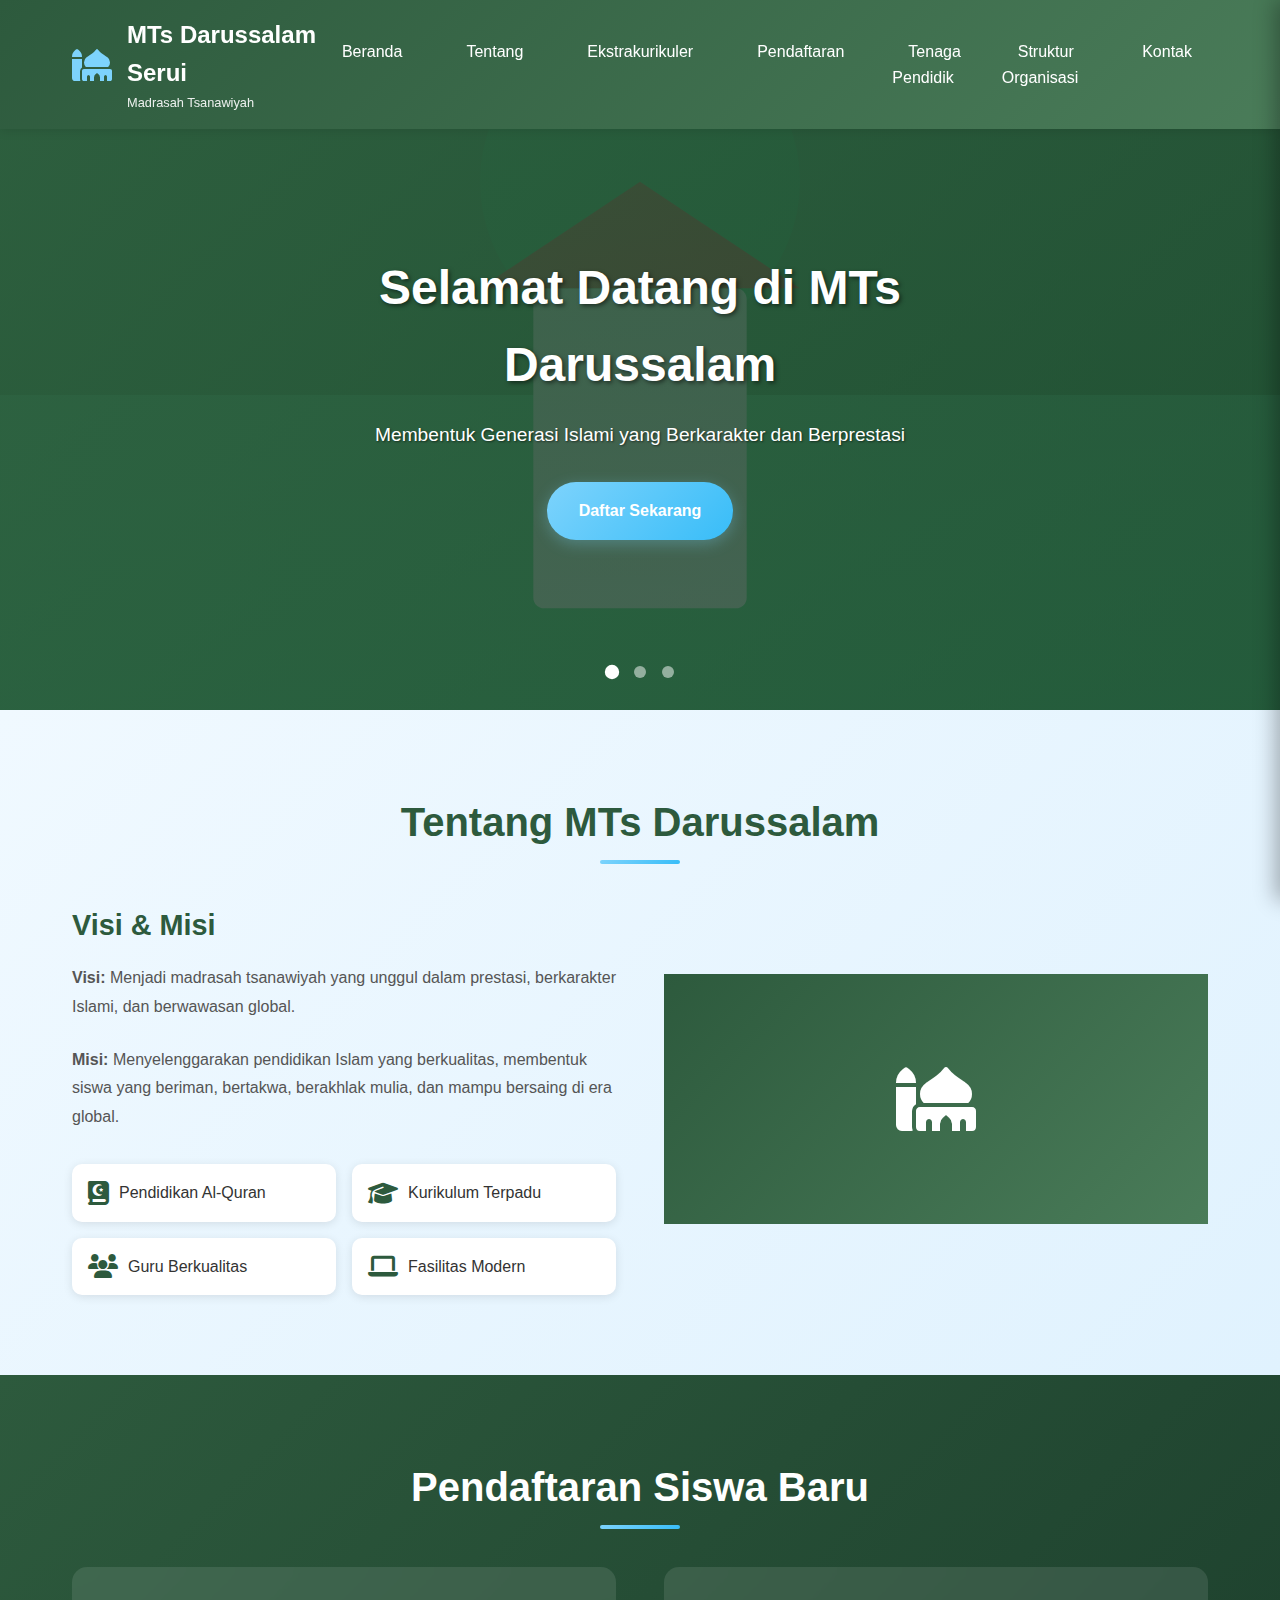
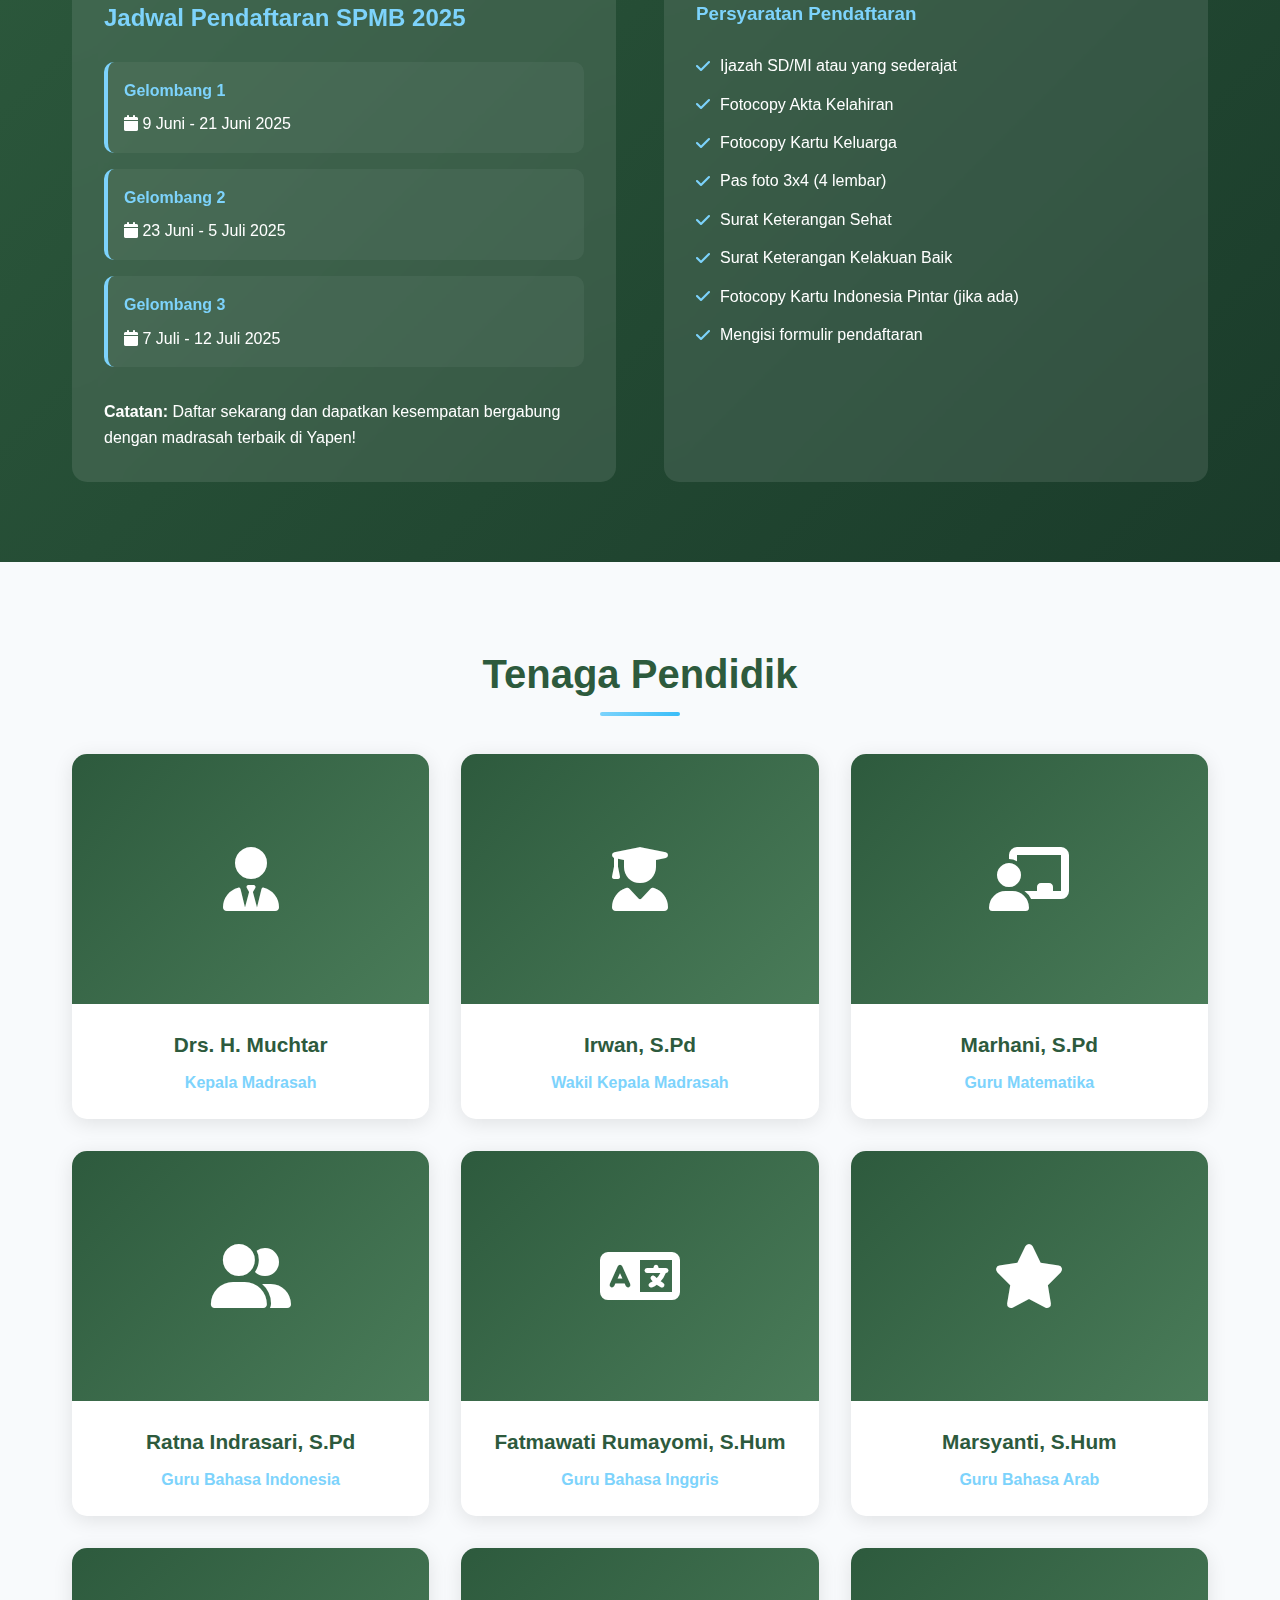
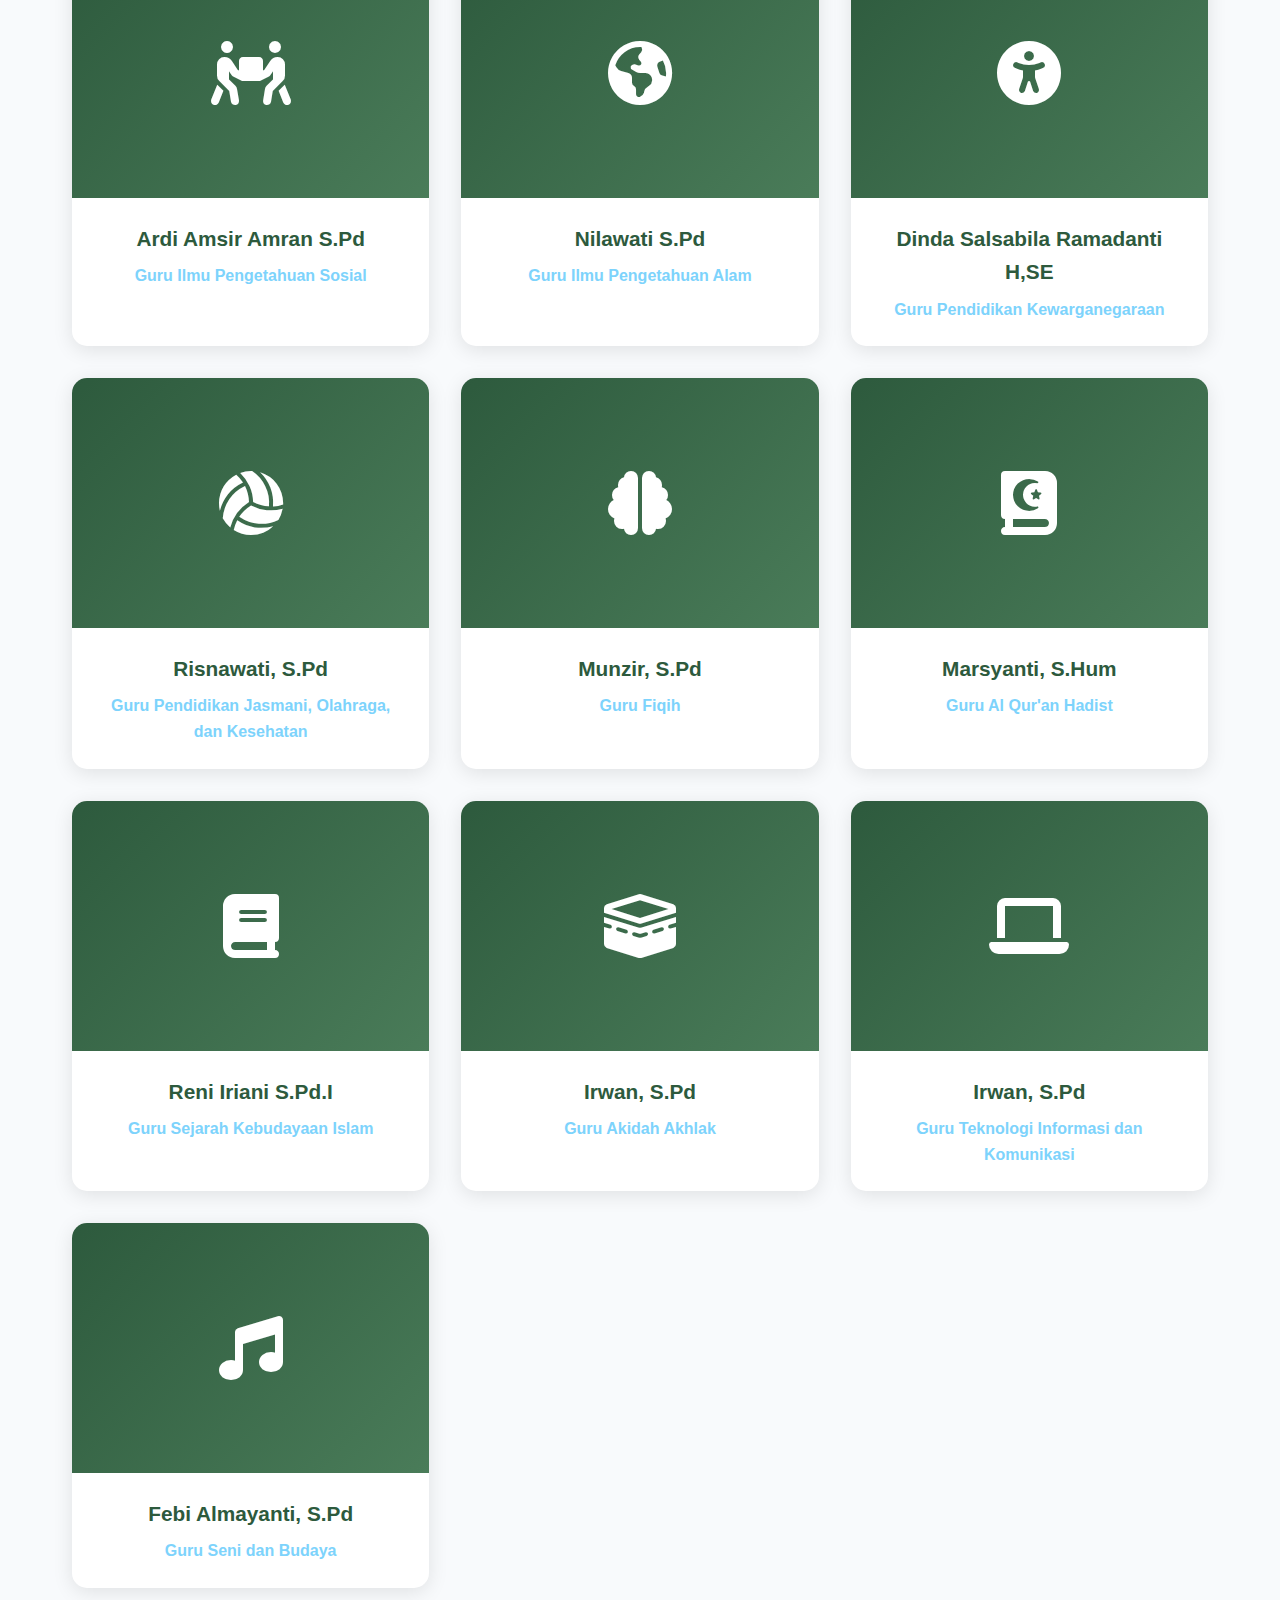
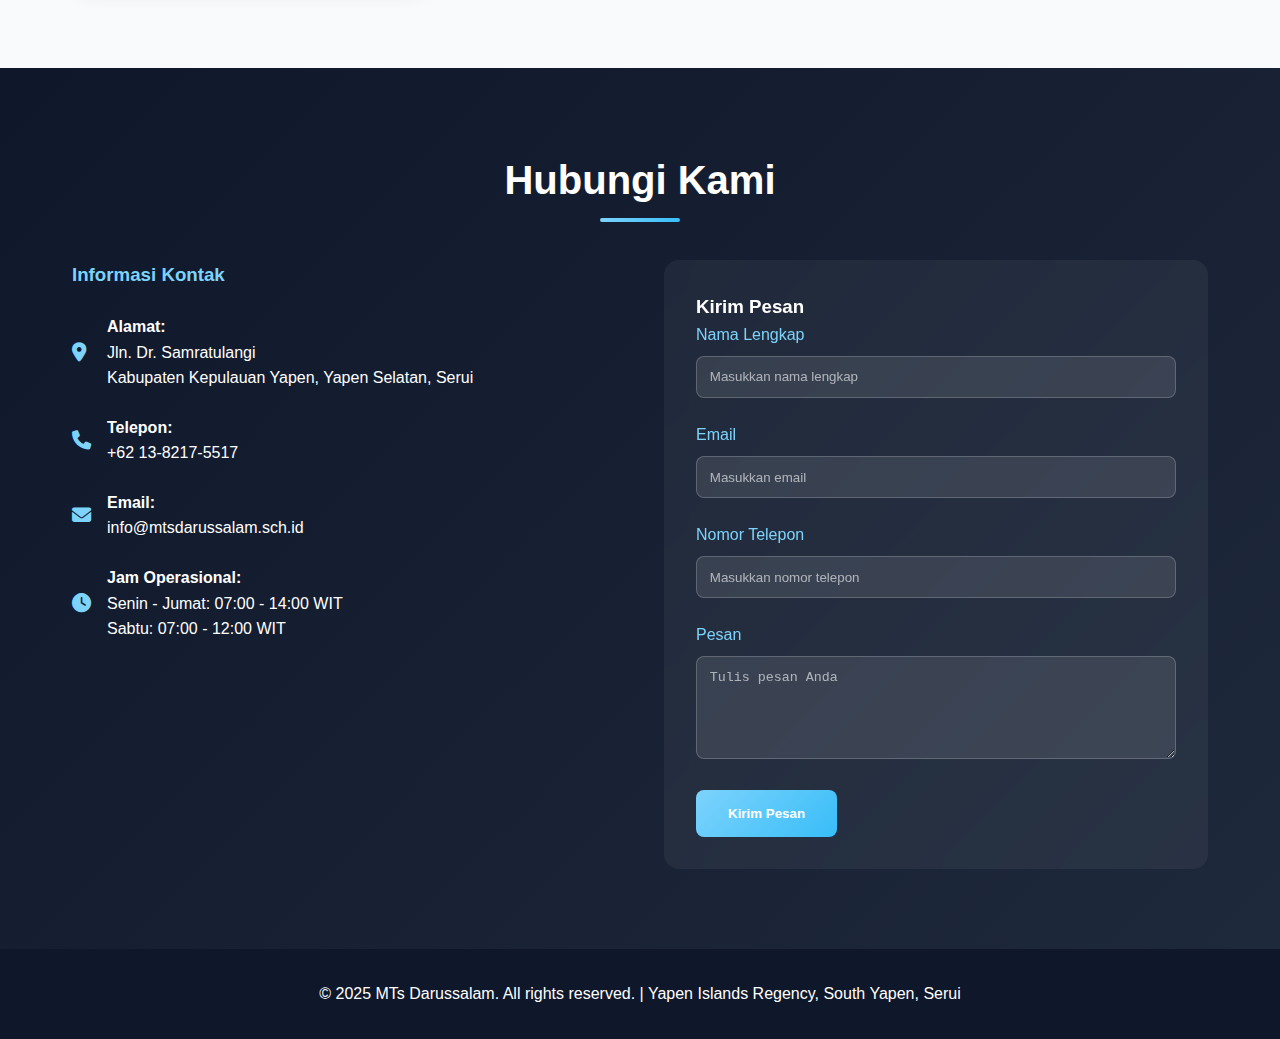
<file: index.html>
<!DOCTYPE html>
<html lang="id">
<head>
    <meta charset="UTF-8">
    <meta name="viewport" content="width=device-width, initial-scale=1.0">
    <title>MTs Darussalam - Madrasah Tsanawiyah</title>
    <link rel="stylesheet" href="https://cdnjs.cloudflare.com/ajax/libs/font-awesome/6.0.0/css/all.min.css">
     <!-- Font Awesome CDN (versi gratis) -->
    <link rel="stylesheet" href="https://cdnjs.cloudflare.com/ajax/libs/font-awesome/6.5.0/css/all.min.css">
 
    <link rel="stylesheet" href="styles.css">
    <link rel="stylesheet" href="ekskul.html">
</head>
<body>
    <!-- Header -->
    <header class="header" id="header">
        <div class="nav-container">
            <div class="logo">
                <i class="fas fa-mosque"></i>
                <div class="logo-text">
                    <h1>MTs Darussalam Serui</h1>
                    <p>Madrasah Tsanawiyah</p>
                </div>
            </div>
            <nav>
                <ul class="nav-menu">
                    <li><a href="#home">Beranda</a></li>
                    <li><a href="#about">Tentang</a></li>
                    <li><a href="ekskul.html">Ekstrakurikuler</a></li>
                    <li><a href="#registration">Pendaftaran</a></li>
                    <li><a href="#staff">Tenaga Pendidik</a></li>
                    <li><a href="Organisation.html">Struktur Organisasi</a></li>
                    <li><a href="#contact">Kontak</a></li>
                </ul>
            </nav>
            <div class="hamburger" id="hamburger">
                <span></span>
                <span></span>
                <span></span>
            </div>
        </div>
    </header>

    <!-- Sidebar -->
    <div class="sidebar-overlay" id="sidebar-overlay"></div>
    <div class="sidebar" id="sidebar">
        <div class="sidebar-header">
            <h3>Menu</h3>
            <i class="fas fa-times close-sidebar" id="close-sidebar"></i>
        </div>
        <ul class="sidebar-menu">
            <li><a href="#home"><i class="fas fa-home"></i> Beranda</a></li>
            <li><a href="#about"><i class="fas fa-info-circle"></i> Tentang Kami</a></li>
            <li><a href="ekskul.html"><i class="fas fa-info-circle"></i>Ekstrakurikuler</a></li>
            <li><a href="#registration"><i class="fas fa-user-plus"></i> Pendaftaran</a></li>
            <li><a href="#staff"><i class="fas fa-users"></i> Tenaga Pendidik</a></li>
            <li><a href="Organisation.html">Struktur Organisasi</a></li>
            <li><a href="#contact"><i class="fas fa-envelope"></i> Kontak</a></li>
        </ul>
    </div>

    <!-- Main Content -->
    <main class="main-content">
        <!-- Hero Section -->
        <section class="hero" id="home">
            <div class="carousel" id="carousel">
                <div class="carousel-slide active" style="background-image: linear-gradient(rgba(45, 90, 61, 0.7), rgba(26, 59, 42, 0.5)), url('data:image/svg+xml,<svg xmlns=%22http://www.w3.org/2000/svg%22 viewBox=%220 0 1200 800%22><rect fill=%22%2332a852%22 width=%221200%22 height=%22800%22/><path fill=%22%234ade80%22 d=%22M0 400h1200v400H0z%22/><circle fill=%22%2322c55e%22 cx=%22600%22 cy=%22200%22 r=%22150%22/><rect fill=%22%23ffffff%22 x=%22500%22 y=%22300%22 width=%22200%22 height=%22300%22 rx=%2210%22/><polygon fill=%22%23dc2626%22 points=%22450,300 600,200 750,300%22/></svg>');">
                    <div class="slide-content">
                        <h2>Selamat Datang di MTs Darussalam</h2>
                        <p>Membentuk Generasi Islami yang Berkarakter dan Berprestasi</p>
                        <a href="#registration" class="cta-button">Daftar Sekarang</a>
                    </div>
                </div>
                <div class="carousel-slide" style="background-image: linear-gradient(rgba(45, 90, 61, 0.7), rgba(26, 59, 42, 0.5)), url('data:image/svg+xml,<svg xmlns=%22http://www.w3.org/2000/svg%22 viewBox=%220 0 1200 800%22><rect fill=%22%2316a34a%22 width=%221200%22 height=%22800%22/><rect fill=%22%234ade80%22 x=%22100%22 y=%22200%22 width=%22300%22 height=%22400%22 rx=%2210%22/><rect fill=%22%234ade80%22 x=%22450%22 y=%22150%22 width=%22300%22 height=%22500%22 rx=%2210%22/><rect fill=%22%234ade80%22 x=%22800%22 y=%22250%22 width=%22300%22 height=%22350%22 rx=%2210%22/></svg>');">
                    <div class="slide-content">
                        <h2>Pendidikan Islam Terpadu</h2>
                        <p>Memadukan Kurikulum Nasional dengan Nilai-nilai Islami</p>
                        <a href="#about" class="cta-button">Pelajari Lebih Lanjut</a>
                    </div>
                </div>
                <div class="carousel-slide" style="background-image: linear-gradient(rgba(45, 90, 61, 0.7), rgba(26, 59, 42, 0.5)), url('data:image/svg+xml,<svg xmlns=%22http://www.w3.org/2000/svg%22 viewBox=%220 0 1200 800%22><rect fill=%22%2315803d%22 width=%221200%22 height=%22800%22/><circle fill=%22%2322c55e%22 cx=%22300%22 cy=%22200%22 r=%22100%22/><circle fill=%22%2322c55e%22 cx=%22600%22 cy=%22300%22 r=%22120%22/><circle fill=%22%2322c55e%22 cx=%22900%22 cy=%22200%22 r=%22100%22/><rect fill=%22%23ffffff%22 x=%22200%22 y=%22500%22 width=%22800%22 height=%22200%22 rx=%2220%22/></svg>');">
                    <div class="slide-content">
                        <h2>Fasilitas Modern</h2>
                        <p>Didukung dengan Fasilitas Pendidikan yang Lengkap dan Modern</p>
                        <a href="#contact" class="cta-button">Hubungi Kami</a>
                    </div>
                </div>
            </div>
            <div class="carousel-controls">
                <span class="carousel-dot active" data-slide="0"></span>
                <span class="carousel-dot" data-slide="1"></span>
                <span class="carousel-dot" data-slide="2"></span>
            </div>
        </section>

        <!-- About Section -->
        <section class="section about" id="about">
            <div class="container">
                <div class="section-title">
                    <h2>Tentang MTs Darussalam</h2>
                </div>
                <div class="about-content">
                    <div class="about-text">
                        <h3>Visi & Misi</h3>
                        <p><strong>Visi:</strong> Menjadi madrasah tsanawiyah yang unggul dalam prestasi, berkarakter Islami, dan berwawasan global.</p>
                        <p><strong>Misi:</strong> Menyelenggarakan pendidikan Islam yang berkualitas, membentuk siswa yang beriman, bertakwa, berakhlak mulia, dan mampu bersaing di era global.</p>
                        <div class="about-features">
                            <div class="feature-item">
                                <i class="fas fa-book-quran"></i>
                                <span>Pendidikan Al-Quran</span>
                            </div>
                            <div class="feature-item">
                                <i class="fas fa-graduation-cap"></i>
                                <span>Kurikulum Terpadu</span>
                            </div>
                            <div class="feature-item">
                                <i class="fas fa-users"></i>
                                <span>Guru Berkualitas</span>
                            </div>
                            <div class="feature-item">
                                <i class="fas fa-laptop"></i>
                                <span>Fasilitas Modern</span>
                            </div>
                        </div>
                    </div>
                    <div class="about-image">
                        <div class="staff-photo">
                            <i class="fas fa-mosque"></i>
                        </div>
                    </div>
                </div>
            </div>
        </section>

        <!-- Registration Section -->
        <section class="section registration" id="registration">
            <div class="container">
                <div class="section-title">
                    <h2>Pendaftaran Siswa Baru</h2>
                </div>
                <div class="registration-content">
                    <div class="registration-info">
                        <h3>Jadwal Pendaftaran SPMB 2025</h3>
                        <div class="registration-groups">
                            <div class="group-item">
                                <h4>Gelombang 1</h4>
                                <p><i class="fas fa-calendar"></i> 9 Juni - 21 Juni 2025</p>
                            </div>
                            <div class="group-item">
                                <h4>Gelombang 2</h4>
                                <p><i class="fas fa-calendar"></i> 23 Juni - 5 Juli 2025</p>
                            </div>
                            <div class="group-item">
                                <h4>Gelombang 3</h4>
                                <p><i class="fas fa-calendar"></i> 7 Juli - 12 Juli 2025</p>
                            </div>
                        </div>
                        <p><strong>Catatan:</strong> Daftar sekarang dan dapatkan kesempatan bergabung dengan madrasah terbaik di Yapen!</p>
                    </div>
                    <div class="requirements">
                        <h3>Persyaratan Pendaftaran</h3>
                        <ul>
                            <li><i class="fas fa-check"></i> Ijazah SD/MI atau yang sederajat</li>
                            <li><i class="fas fa-check"></i> Fotocopy Akta Kelahiran</li>
                            <li><i class="fas fa-check"></i> Fotocopy Kartu Keluarga</li>
                            <li><i class="fas fa-check"></i> Pas foto 3x4 (4 lembar)</li>
                            <li><i class="fas fa-check"></i> Surat Keterangan Sehat</li>
                            <li><i class="fas fa-check"></i> Surat Keterangan Kelakuan Baik</li>
                            <li><i class="fas fa-check"></i> Fotocopy Kartu Indonesia Pintar (jika ada)</li>
                            <li><i class="fas fa-check"></i> Mengisi formulir pendaftaran</li>
                        </ul>
                    </div>
                </div>
            </div>
        </section>

        <!-- Staff Section -->
        <section class="section staff" id="staff">
            <div class="container">
                <div class="section-title">
                    <h2>Tenaga Pendidik</h2>
                </div>
                <div class="staff-grid">
                    <div class="staff-card">
                        <div class="staff-photo">
                            <i class="fas fa-user-tie"></i>
                        </div>
                        <div class="staff-info">
                            <h4>Drs. H. Muchtar</h4>
                            <p>Kepala Madrasah</p>
                        </div>
                    </div>
                    <div class="staff-card">
                        <div class="staff-photo">
                            <i class="fas fa-user-graduate"></i>
                        </div>
                        <div class="staff-info">
                            <h4>Irwan, S.Pd</h4>
                            <p>Wakil Kepala Madrasah</p>
                        </div>
                    </div>
                    <div class="staff-card">
                        <div class="staff-photo">
                            <i class="fas fa-chalkboard-teacher"></i>
                        </div>
                        <div class="staff-info">
                            <h4>Marhani, S.Pd</h4>
                            <p>Guru Matematika</p>
                        </div>
                    </div>
                    <div class="staff-card">
                        <div class="staff-photo">
                            <i class="fas fa-user-friends"></i>
                        </div>
                        <div class="staff-info">
                            <h4>Ratna Indrasari, S.Pd</h4>
                            <p>Guru Bahasa Indonesia</p>
                        </div>
                    </div>
                    <div class="staff-card">
                        <div class="staff-photo">
                            <i class="fa-solid fa-language"></i>
                        </div>
                        <div class="staff-info">
                            <h4>Fatmawati Rumayomi, S.Hum</h4>
                            <p>Guru Bahasa Inggris</p>
                        </div>
                    </div>
                    <div class="staff-card">
                        <div class="staff-photo">
                            <i class="fa-solid fa-star"></i>
                        </div>
                        <div class="staff-info">
                            <h4>Marsyanti, S.Hum</h4>
                            <p>Guru Bahasa Arab</p>
                        </div>
                    </div>
                    <div class="staff-card">
                        <div class="staff-photo">
                            <i class="fa-solid fa-people-carry-box"></i>
                        </div>
                        <div class="staff-info">
                            <h4>Ardi Amsir Amran S.Pd</h4>
                            <p>Guru Ilmu Pengetahuan Sosial</p>
                        </div>
                    </div>
                    <div class="staff-card">
                        <div class="staff-photo">
                            <i class="fa-solid fa-earth-americas"></i>
                        </div>
                        <div class="staff-info">
                            <h4>Nilawati S.Pd</h4>
                            <p>Guru Ilmu Pengetahuan Alam</p>
                        </div>
                    </div>
                    <div class="staff-card">
                        <div class="staff-photo">
                            <i class="fa-solid fa-universal-access"></i>
                        </div>
                        <div class="staff-info">
                            <h4>Dinda Salsabila Ramadanti H,SE</h4>
                            <p>Guru Pendidikan Kewarganegaraan</p>
                        </div>
                    </div>
                    <div class="staff-card">
                        <div class="staff-photo">
                            <i class="fa-solid fa-volleyball"></i>
                        </div>
                        <div class="staff-info">
                            <h4>Risnawati, S.Pd</h4>
                            <p>Guru Pendidikan Jasmani, Olahraga, dan Kesehatan</p>
                        </div>
                    </div>
                    <div class="staff-card">
                        <div class="staff-photo">
                            <i class="fa-solid fa-brain"></i>
                        </div>
                        <div class="staff-info">
                            <h4>Munzir, S.Pd</h4>
                            <p>Guru Fiqih</p>
                        </div>
                    </div>
                    <div class="staff-card">
                        <div class="staff-photo">
                            <i class="fa-solid fa-book-quran"></i>
                        </div>
                        <div class="staff-info">
                            <h4>Marsyanti, S.Hum</h4>
                            <p>Guru Al Qur'an Hadist</p>
                        </div>
                    </div>
                    <div class="staff-card">
                        <div class="staff-photo">
                            <i class="fa-solid fa-book"></i>
                        </div>
                        <div class="staff-info">
                            <h4>Reni Iriani S.Pd.I</h4>
                            <p>Guru Sejarah Kebudayaan Islam</p>
                        </div>
                    </div>
                    <div class="staff-card">
                        <div class="staff-photo">
                            <i class="fa-solid fa-kaaba"></i>
                        </div>
                        <div class="staff-info">
                            <h4>Irwan, S.Pd</h4>
                            <p>Guru Akidah Akhlak</p>
                        </div>
                    </div>
                    <div class="staff-card">
                        <div class="staff-photo">
                            <i class="fa-solid fa-laptop"></i>
                        </div>
                        <div class="staff-info">
                            <h4>Irwan, S.Pd</h4>
                            <p>Guru Teknologi Informasi dan Komunikasi</p>
                        </div>
                    </div>
                    <div class="staff-card">
                        <div class="staff-photo">
                            <i class="fas fa-music"></i>
                        </div>
                        <div class="staff-info">
                            <h4>Febi Almayanti, S.Pd</h4>
                            <p>Guru Seni dan Budaya</p>
                        </div>
                    </div>
                </div>
            </div>
        </section>

        <!-- Contact Section -->
        <section class="section contact" id="contact">
            <div class="container">
                <div class="section-title">
                    <h2>Hubungi Kami</h2>
                </div>
                <div class="contact-content">
                    <div class="contact-info">
                        <h3>Informasi Kontak</h3>
                        <div class="contact-item">
                            <i class="fas fa-map-marker-alt"></i>
                            <div>
                                <p><strong>Alamat:</strong></p>
                                <p>Jln. Dr. Samratulangi<br>
                               Kabupaten Kepulauan Yapen, Yapen Selatan, Serui</p>
                            </div>
                        </div>
                        <div class="contact-item">
                            <i class="fas fa-phone"></i>
                            <div>
                                <p><strong>Telepon:</strong></p>
                                <p>+62 13-8217-5517</p>
                            </div>
                        </div>
                        <div class="contact-item">
                            <i class="fas fa-envelope"></i>
                            <div>
                                <p><strong>Email:</strong></p>
                                <p>info@mtsdarussalam.sch.id</p>
                            </div>
                        </div>
                        <div class="contact-item">
                            <i class="fas fa-clock"></i>
                            <div>
                                <p><strong>Jam Operasional:</strong></p>
                                <p>Senin - Jumat: 07:00 - 14:00 WIT<br>
                                Sabtu: 07:00 - 12:00 WIT</p>
                            </div>
                        </div>
                    </div>
                    <div class="contact-form">
                        <h3>Kirim Pesan</h3>
                        <form id="contact-form">
                            <div class="form-group">
                                <label for="name">Nama Lengkap</label>
                                <input type="text" id="name" name="name" placeholder="Masukkan nama lengkap" required>
                            </div>
                            <div class="form-group">
                                <label for="email">Email</label>
                                <input type="email" id="email" name="email" placeholder="Masukkan email" required>
                            </div>
                            <div class="form-group">
                                <label for="phone">Nomor Telepon</label>
                                <input type="tel" id="phone" name="phone" placeholder="Masukkan nomor telepon">
                            </div>
                            <div class="form-group">
                                <label for="message">Pesan</label>
                                <textarea id="message" name="message" rows="5" placeholder="Tulis pesan Anda" required></textarea>
                            </div>
                            <button type="submit" class="submit-btn">Kirim Pesan</button>
                        </form>
                    </div>
                </div>
            </div>
        </section>
    </main>

    <!-- Footer -->
    <footer class="footer">
        <div class="container">
            <p>&copy; 2025 MTs Darussalam. All rights reserved. | Yapen Islands Regency, South Yapen, Serui</p>
        </div>
    </footer>

    <script src="script.js">
    </script>
</body>
</html>
</file>
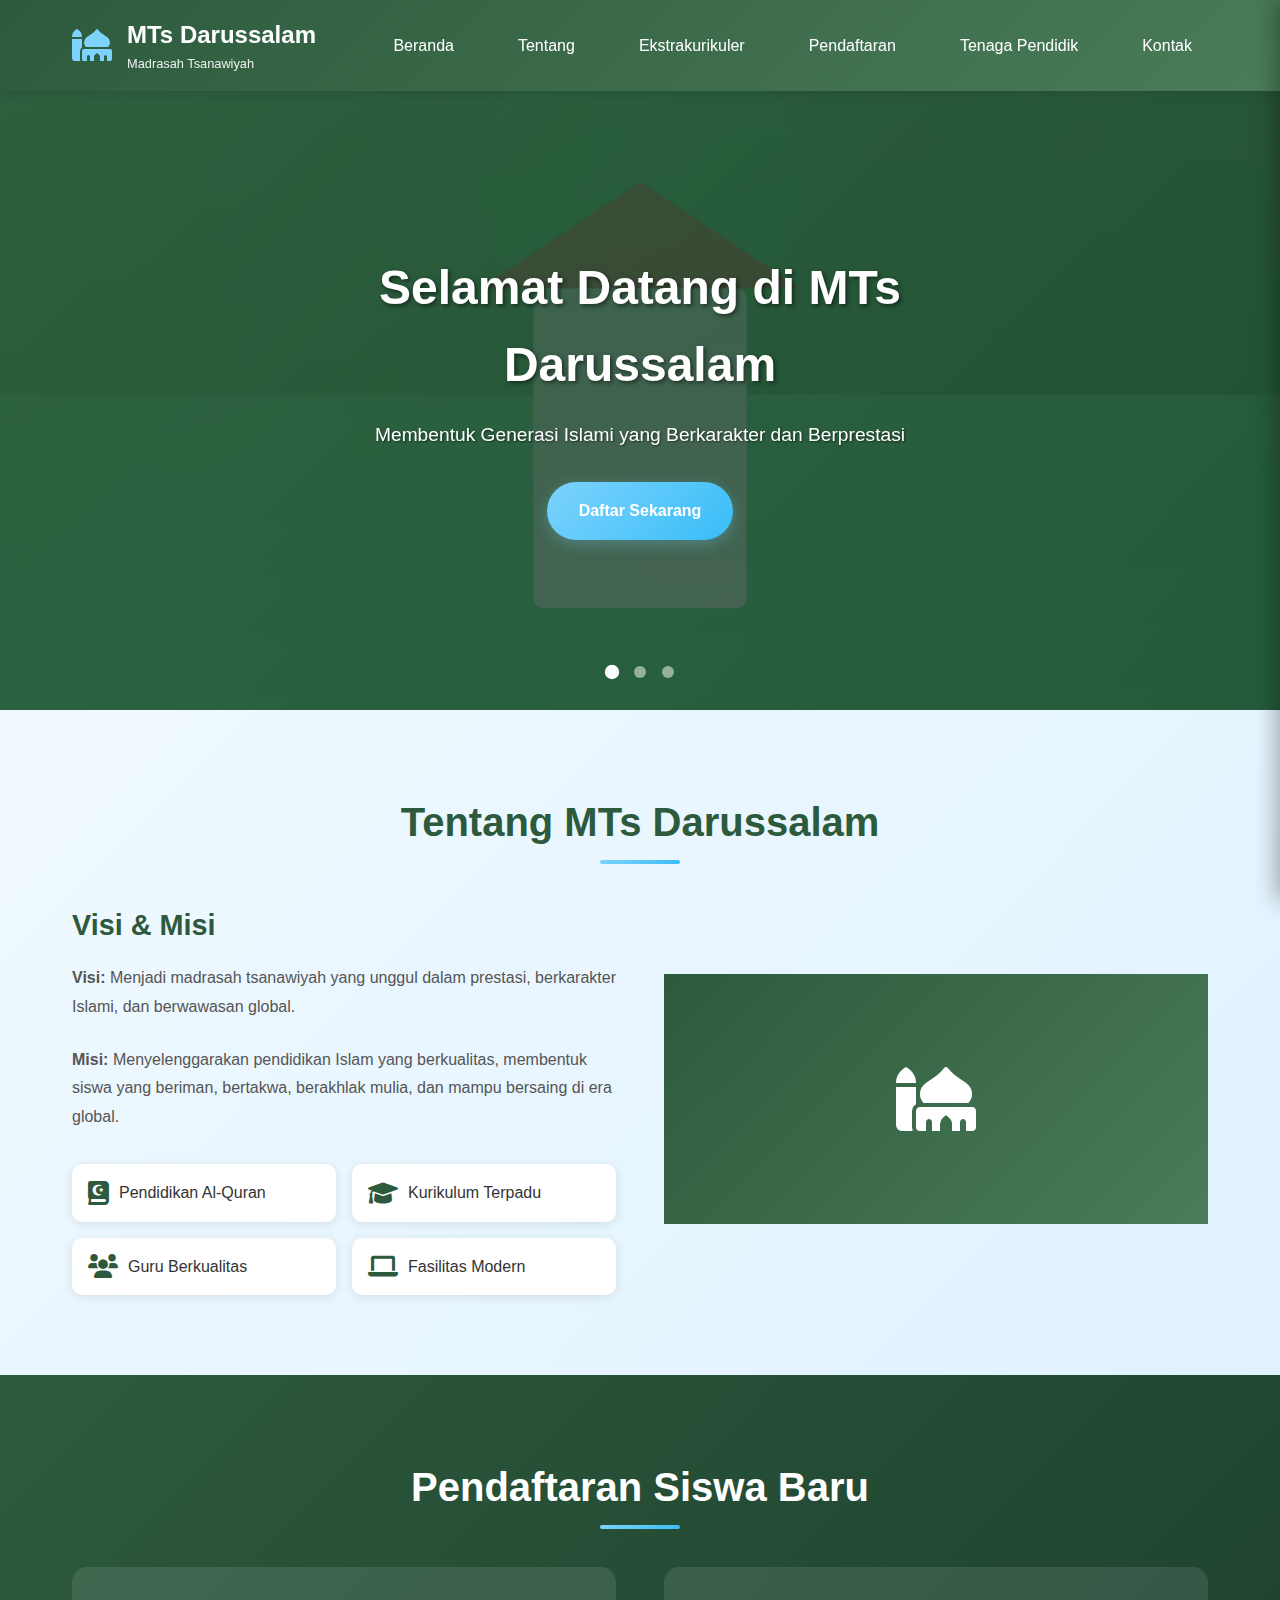
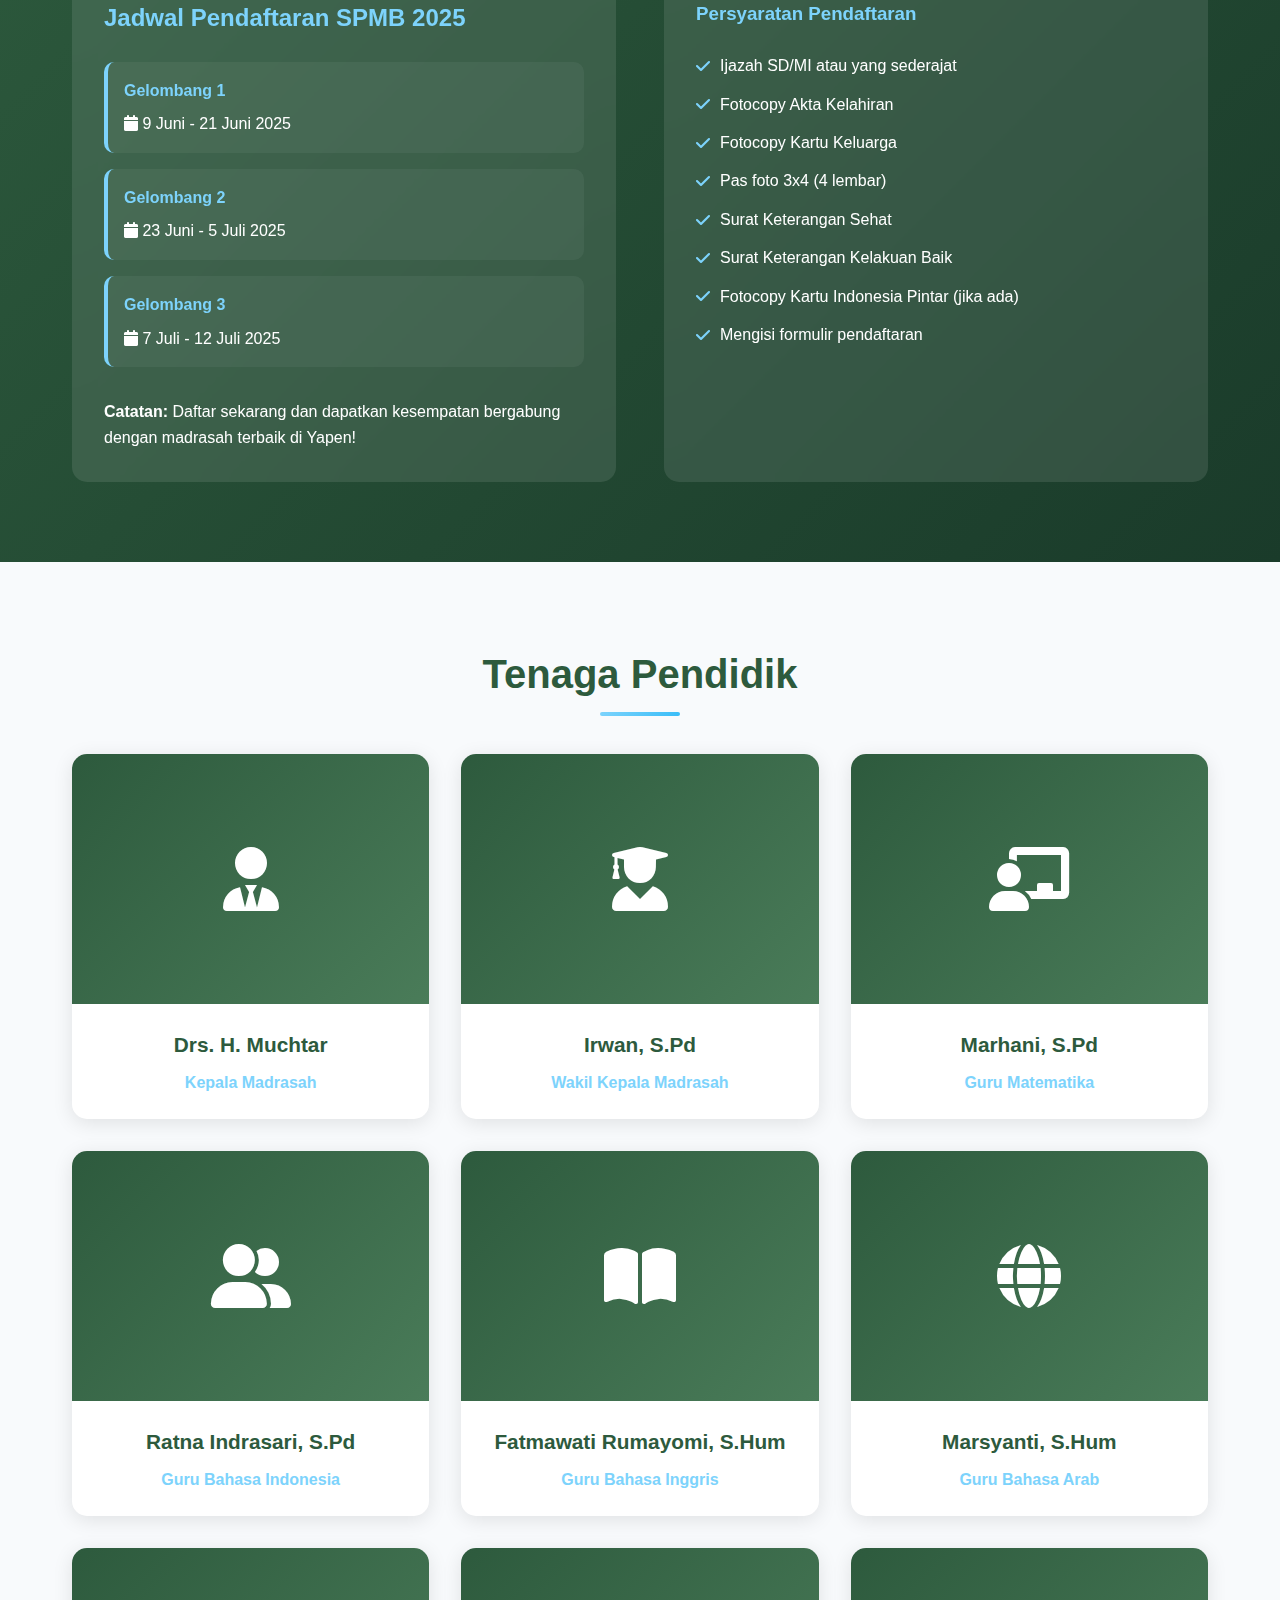
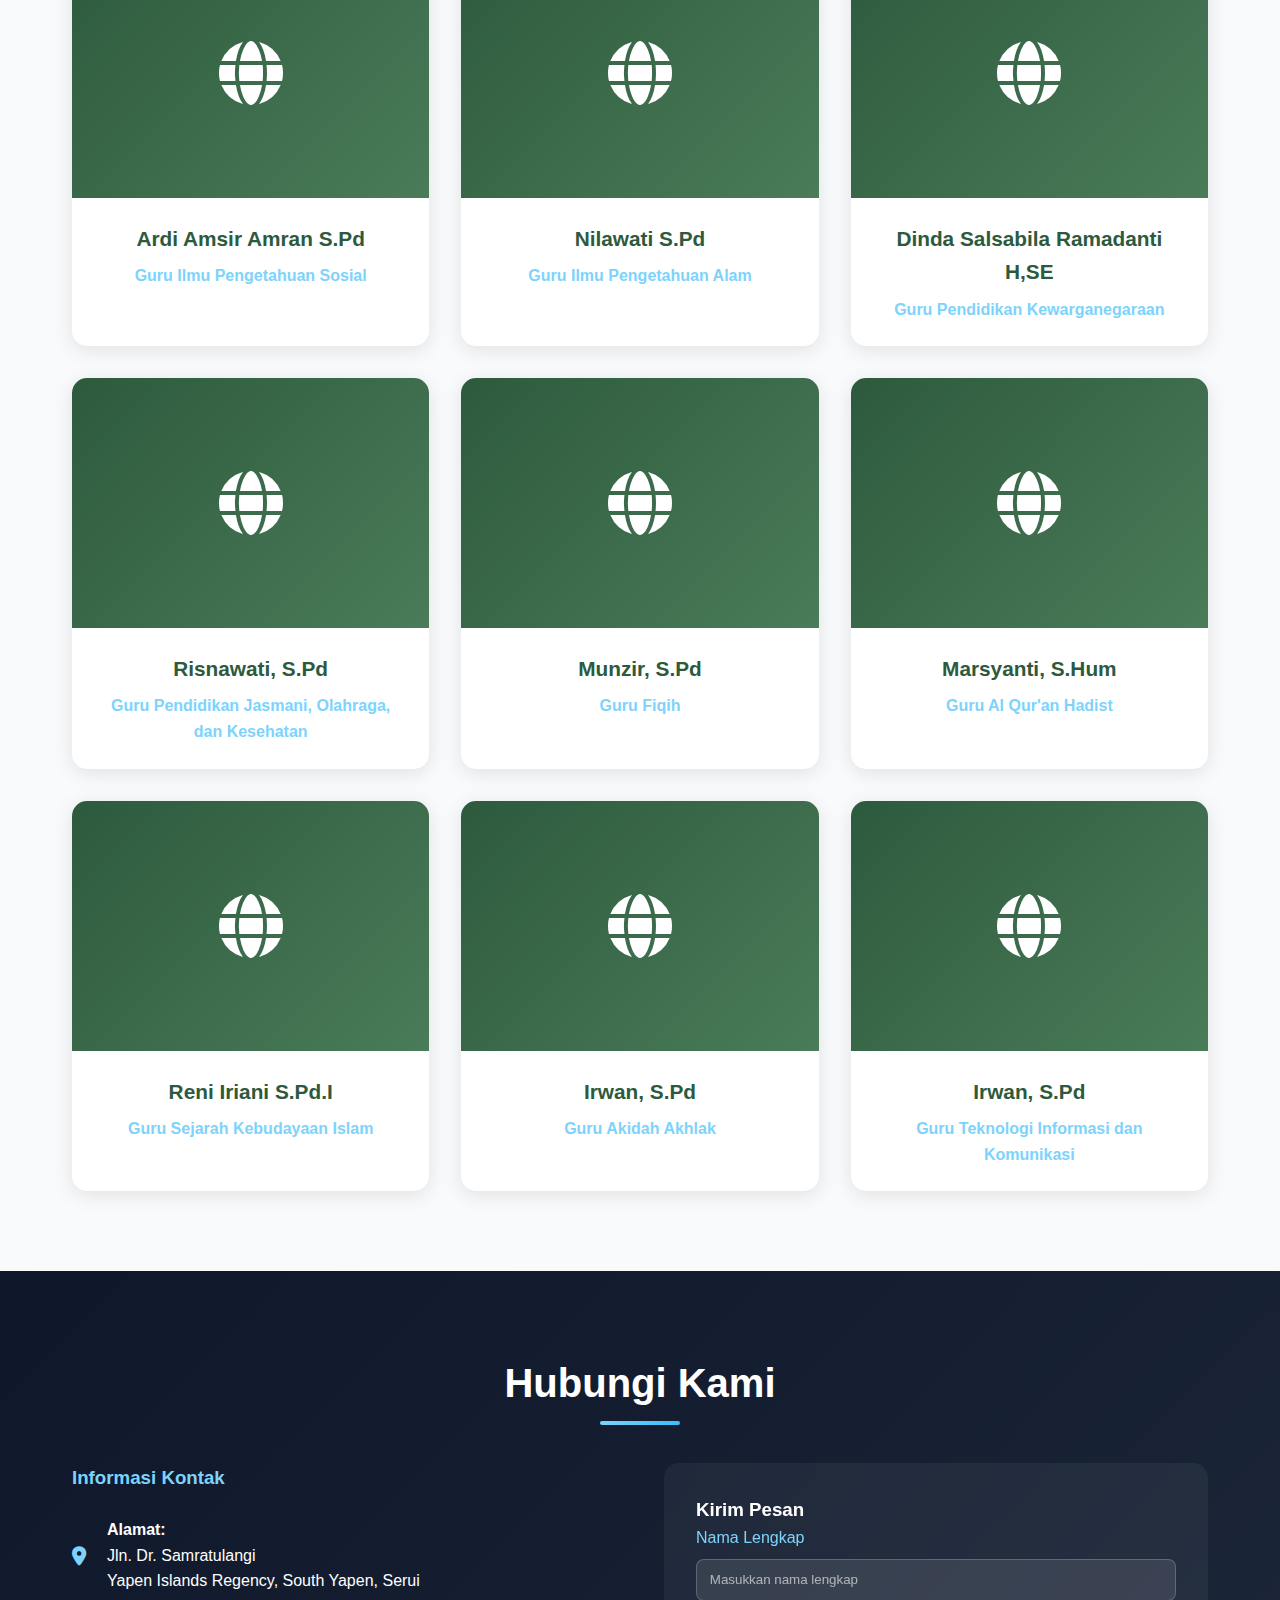
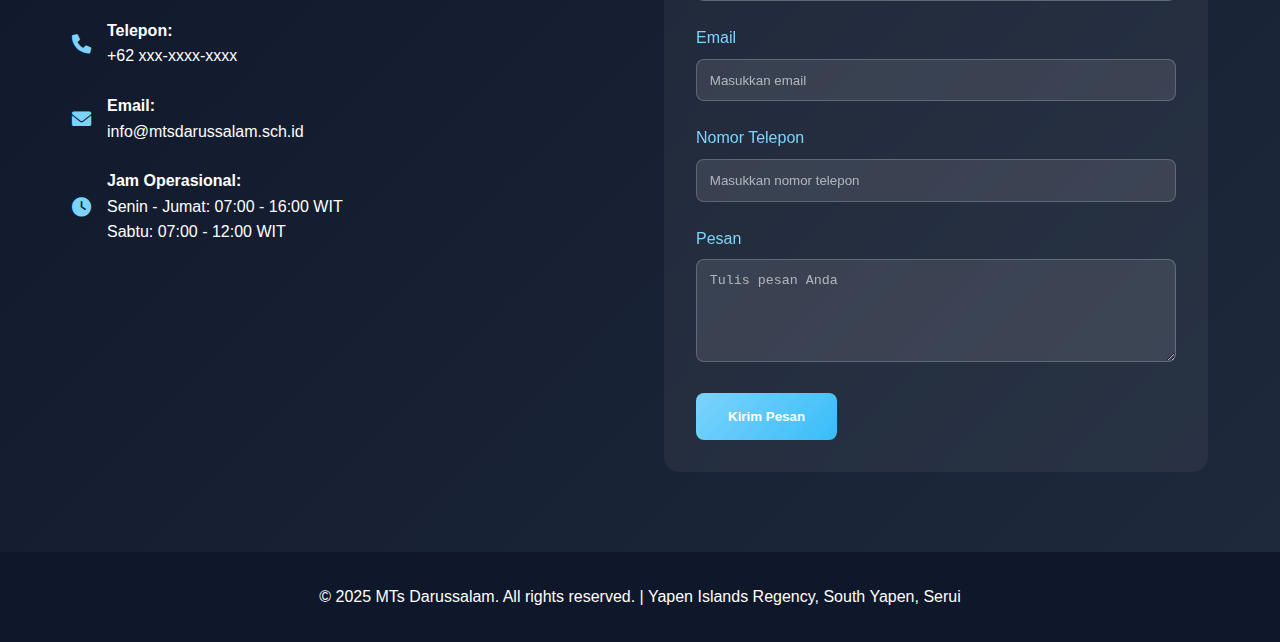
<file: github/index.html>
<!DOCTYPE html>
<html lang="id">
<head>
    <meta charset="UTF-8">
    <meta name="viewport" content="width=device-width, initial-scale=1.0">
    <title>MTs Darussalam - Madrasah Tsanawiyah</title>
    <link rel="stylesheet" href="https://cdnjs.cloudflare.com/ajax/libs/font-awesome/6.0.0/css/all.min.css">
    <link rel="stylesheet" href="styles.css">
    <link rel="stylesheet" href="ekskul.html">
</head>
<body>
    <!-- Header -->
    <header class="header" id="header">
        <div class="nav-container">
            <div class="logo">
                <i class="fas fa-mosque"></i>
                <div class="logo-text">
                    <h1>MTs Darussalam</h1>
                    <p>Madrasah Tsanawiyah</p>
                </div>
            </div>
            <nav>
                <ul class="nav-menu">
                    <li><a href="#home">Beranda</a></li>
                    <li><a href="#about">Tentang</a></li>
                    <li><a href="ekskul.html">Ekstrakurikuler</a></li>
                    <li><a href="#registration">Pendaftaran</a></li>
                    <li><a href="#staff">Tenaga Pendidik</a></li>
                    <li><a href="#contact">Kontak</a></li>
                </ul>
            </nav>
            <div class="hamburger" id="hamburger">
                <span></span>
                <span></span>
                <span></span>
            </div>
        </div>
    </header>

    <!-- Sidebar -->
    <div class="sidebar-overlay" id="sidebar-overlay"></div>
    <div class="sidebar" id="sidebar">
        <div class="sidebar-header">
            <h3>Menu</h3>
            <i class="fas fa-times close-sidebar" id="close-sidebar"></i>
        </div>
        <ul class="sidebar-menu">
            <li><a href="#home"><i class="fas fa-home"></i> Beranda</a></li>
            <li><a href="#about"><i class="fas fa-info-circle"></i> Tentang Kami</a></li>
            <li><a href="ekskul.html"><i class="fas fa-info-circle"></i>Ekstrakurikuler</a></li>
            <li><a href="#registration"><i class="fas fa-user-plus"></i> Pendaftaran</a></li>
            <li><a href="#staff"><i class="fas fa-users"></i> Tenaga Pendidik</a></li>
            <li><a href="#contact"><i class="fas fa-envelope"></i> Kontak</a></li>
        </ul>
    </div>

    <!-- Main Content -->
    <main class="main-content">
        <!-- Hero Section -->
        <section class="hero" id="home">
            <div class="carousel" id="carousel">
                <div class="carousel-slide active" style="background-image: linear-gradient(rgba(45, 90, 61, 0.7), rgba(26, 59, 42, 0.5)), url('data:image/svg+xml,<svg xmlns=%22http://www.w3.org/2000/svg%22 viewBox=%220 0 1200 800%22><rect fill=%22%2332a852%22 width=%221200%22 height=%22800%22/><path fill=%22%234ade80%22 d=%22M0 400h1200v400H0z%22/><circle fill=%22%2322c55e%22 cx=%22600%22 cy=%22200%22 r=%22150%22/><rect fill=%22%23ffffff%22 x=%22500%22 y=%22300%22 width=%22200%22 height=%22300%22 rx=%2210%22/><polygon fill=%22%23dc2626%22 points=%22450,300 600,200 750,300%22/></svg>');">
                    <div class="slide-content">
                        <h2>Selamat Datang di MTs Darussalam</h2>
                        <p>Membentuk Generasi Islami yang Berkarakter dan Berprestasi</p>
                        <a href="#registration" class="cta-button">Daftar Sekarang</a>
                    </div>
                </div>
                <div class="carousel-slide" style="background-image: linear-gradient(rgba(45, 90, 61, 0.7), rgba(26, 59, 42, 0.5)), url('data:image/svg+xml,<svg xmlns=%22http://www.w3.org/2000/svg%22 viewBox=%220 0 1200 800%22><rect fill=%22%2316a34a%22 width=%221200%22 height=%22800%22/><rect fill=%22%234ade80%22 x=%22100%22 y=%22200%22 width=%22300%22 height=%22400%22 rx=%2210%22/><rect fill=%22%234ade80%22 x=%22450%22 y=%22150%22 width=%22300%22 height=%22500%22 rx=%2210%22/><rect fill=%22%234ade80%22 x=%22800%22 y=%22250%22 width=%22300%22 height=%22350%22 rx=%2210%22/></svg>');">
                    <div class="slide-content">
                        <h2>Pendidikan Islam Terpadu</h2>
                        <p>Memadukan Kurikulum Nasional dengan Nilai-nilai Islami</p>
                        <a href="#about" class="cta-button">Pelajari Lebih Lanjut</a>
                    </div>
                </div>
                <div class="carousel-slide" style="background-image: linear-gradient(rgba(45, 90, 61, 0.7), rgba(26, 59, 42, 0.5)), url('data:image/svg+xml,<svg xmlns=%22http://www.w3.org/2000/svg%22 viewBox=%220 0 1200 800%22><rect fill=%22%2315803d%22 width=%221200%22 height=%22800%22/><circle fill=%22%2322c55e%22 cx=%22300%22 cy=%22200%22 r=%22100%22/><circle fill=%22%2322c55e%22 cx=%22600%22 cy=%22300%22 r=%22120%22/><circle fill=%22%2322c55e%22 cx=%22900%22 cy=%22200%22 r=%22100%22/><rect fill=%22%23ffffff%22 x=%22200%22 y=%22500%22 width=%22800%22 height=%22200%22 rx=%2220%22/></svg>');">
                    <div class="slide-content">
                        <h2>Fasilitas Modern</h2>
                        <p>Didukung dengan Fasilitas Pendidikan yang Lengkap dan Modern</p>
                        <a href="#contact" class="cta-button">Hubungi Kami</a>
                    </div>
                </div>
            </div>
            <div class="carousel-controls">
                <span class="carousel-dot active" data-slide="0"></span>
                <span class="carousel-dot" data-slide="1"></span>
                <span class="carousel-dot" data-slide="2"></span>
            </div>
        </section>

        <!-- About Section -->
        <section class="section about" id="about">
            <div class="container">
                <div class="section-title">
                    <h2>Tentang MTs Darussalam</h2>
                </div>
                <div class="about-content">
                    <div class="about-text">
                        <h3>Visi & Misi</h3>
                        <p><strong>Visi:</strong> Menjadi madrasah tsanawiyah yang unggul dalam prestasi, berkarakter Islami, dan berwawasan global.</p>
                        <p><strong>Misi:</strong> Menyelenggarakan pendidikan Islam yang berkualitas, membentuk siswa yang beriman, bertakwa, berakhlak mulia, dan mampu bersaing di era global.</p>
                        <div class="about-features">
                            <div class="feature-item">
                                <i class="fas fa-book-quran"></i>
                                <span>Pendidikan Al-Quran</span>
                            </div>
                            <div class="feature-item">
                                <i class="fas fa-graduation-cap"></i>
                                <span>Kurikulum Terpadu</span>
                            </div>
                            <div class="feature-item">
                                <i class="fas fa-users"></i>
                                <span>Guru Berkualitas</span>
                            </div>
                            <div class="feature-item">
                                <i class="fas fa-laptop"></i>
                                <span>Fasilitas Modern</span>
                            </div>
                        </div>
                    </div>
                    <div class="about-image">
                        <div class="staff-photo">
                            <i class="fas fa-mosque"></i>
                        </div>
                    </div>
                </div>
            </div>
        </section>

        <!-- Registration Section -->
        <section class="section registration" id="registration">
            <div class="container">
                <div class="section-title">
                    <h2>Pendaftaran Siswa Baru</h2>
                </div>
                <div class="registration-content">
                    <div class="registration-info">
                        <h3>Jadwal Pendaftaran SPMB 2025</h3>
                        <div class="registration-groups">
                            <div class="group-item">
                                <h4>Gelombang 1</h4>
                                <p><i class="fas fa-calendar"></i> 9 Juni - 21 Juni 2025</p>
                            </div>
                            <div class="group-item">
                                <h4>Gelombang 2</h4>
                                <p><i class="fas fa-calendar"></i> 23 Juni - 5 Juli 2025</p>
                            </div>
                            <div class="group-item">
                                <h4>Gelombang 3</h4>
                                <p><i class="fas fa-calendar"></i> 7 Juli - 12 Juli 2025</p>
                            </div>
                        </div>
                        <p><strong>Catatan:</strong> Daftar sekarang dan dapatkan kesempatan bergabung dengan madrasah terbaik di Yapen!</p>
                    </div>
                    <div class="requirements">
                        <h3>Persyaratan Pendaftaran</h3>
                        <ul>
                            <li><i class="fas fa-check"></i> Ijazah SD/MI atau yang sederajat</li>
                            <li><i class="fas fa-check"></i> Fotocopy Akta Kelahiran</li>
                            <li><i class="fas fa-check"></i> Fotocopy Kartu Keluarga</li>
                            <li><i class="fas fa-check"></i> Pas foto 3x4 (4 lembar)</li>
                            <li><i class="fas fa-check"></i> Surat Keterangan Sehat</li>
                            <li><i class="fas fa-check"></i> Surat Keterangan Kelakuan Baik</li>
                            <li><i class="fas fa-check"></i> Fotocopy Kartu Indonesia Pintar (jika ada)</li>
                            <li><i class="fas fa-check"></i> Mengisi formulir pendaftaran</li>
                        </ul>
                    </div>
                </div>
            </div>
        </section>

        <!-- Staff Section -->
        <section class="section staff" id="staff">
            <div class="container">
                <div class="section-title">
                    <h2>Tenaga Pendidik</h2>
                </div>
                <div class="staff-grid">
                    <div class="staff-card">
                        <div class="staff-photo">
                            <i class="fas fa-user-tie"></i>
                        </div>
                        <div class="staff-info">
                            <h4>Drs. H. Muchtar</h4>
                            <p>Kepala Madrasah</p>
                        </div>
                    </div>
                    <div class="staff-card">
                        <div class="staff-photo">
                            <i class="fas fa-user-graduate"></i>
                        </div>
                        <div class="staff-info">
                            <h4>Irwan, S.Pd</h4>
                            <p>Wakil Kepala Madrasah</p>
                        </div>
                    </div>
                    <div class="staff-card">
                        <div class="staff-photo">
                            <i class="fas fa-chalkboard-teacher"></i>
                        </div>
                        <div class="staff-info">
                            <h4>Marhani, S.Pd</h4>
                            <p>Guru Matematika</p>
                        </div>
                    </div>
                    <div class="staff-card">
                        <div class="staff-photo">
                            <i class="fas fa-user-friends"></i>
                        </div>
                        <div class="staff-info">
                            <h4>Ratna Indrasari, S.Pd</h4>
                            <p>Guru Bahasa Indonesia</p>
                        </div>
                    </div>
                    <div class="staff-card">
                        <div class="staff-photo">
                            <i class="fas fa-book-open"></i>
                        </div>
                        <div class="staff-info">
                            <h4>Fatmawati Rumayomi, S.Hum</h4>
                            <p>Guru Bahasa Inggris</p>
                        </div>
                    </div>
                    <div class="staff-card">
                        <div class="staff-photo">
                            <i class="fas fa-globe"></i>
                        </div>
                        <div class="staff-info">
                            <h4>Marsyanti, S.Hum</h4>
                            <p>Guru Bahasa Arab</p>
                        </div>
                    </div>
                    <div class="staff-card">
                        <div class="staff-photo">
                            <i class="fas fa-globe"></i>
                        </div>
                        <div class="staff-info">
                            <h4>Ardi Amsir Amran S.Pd</h4>
                            <p>Guru Ilmu Pengetahuan Sosial</p>
                        </div>
                    </div>
                    <div class="staff-card">
                        <div class="staff-photo">
                            <i class="fas fa-globe"></i>
                        </div>
                        <div class="staff-info">
                            <h4>Nilawati S.Pd</h4>
                            <p>Guru Ilmu Pengetahuan Alam</p>
                        </div>
                    </div>
                    <div class="staff-card">
                        <div class="staff-photo">
                            <i class="fas fa-globe"></i>
                        </div>
                        <div class="staff-info">
                            <h4>Dinda Salsabila Ramadanti H,SE</h4>
                            <p>Guru Pendidikan Kewarganegaraan</p>
                        </div>
                    </div>
                    <div class="staff-card">
                        <div class="staff-photo">
                            <i class="fas fa-globe"></i>
                        </div>
                        <div class="staff-info">
                            <h4>Risnawati, S.Pd</h4>
                            <p>Guru Pendidikan Jasmani, Olahraga, dan Kesehatan</p>
                        </div>
                    </div>
                    <div class="staff-card">
                        <div class="staff-photo">
                            <i class="fas fa-globe"></i>
                        </div>
                        <div class="staff-info">
                            <h4>Munzir, S.Pd</h4>
                            <p>Guru Fiqih</p>
                        </div>
                    </div>
                    <div class="staff-card">
                        <div class="staff-photo">
                            <i class="fas fa-globe"></i>
                        </div>
                        <div class="staff-info">
                            <h4>Marsyanti, S.Hum</h4>
                            <p>Guru Al Qur'an Hadist</p>
                        </div>
                    </div>
                    <div class="staff-card">
                        <div class="staff-photo">
                            <i class="fas fa-globe"></i>
                        </div>
                        <div class="staff-info">
                            <h4>Reni Iriani S.Pd.I</h4>
                            <p>Guru Sejarah Kebudayaan Islam</p>
                        </div>
                    </div>
                    <div class="staff-card">
                        <div class="staff-photo">
                            <i class="fas fa-globe"></i>
                        </div>
                        <div class="staff-info">
                            <h4>Irwan, S.Pd</h4>
                            <p>Guru Akidah Akhlak</p>
                        </div>
                    </div>
                    <div class="staff-card">
                        <div class="staff-photo">
                            <i class="fas fa-globe"></i>
                        </div>
                        <div class="staff-info">
                            <h4>Irwan, S.Pd</h4>
                            <p>Guru Teknologi Informasi dan Komunikasi</p>
                        </div>
                    </div>
                </div>
            </div>
        </section>

        <!-- Contact Section -->
        <section class="section contact" id="contact">
            <div class="container">
                <div class="section-title">
                    <h2>Hubungi Kami</h2>
                </div>
                <div class="contact-content">
                    <div class="contact-info">
                        <h3>Informasi Kontak</h3>
                        <div class="contact-item">
                            <i class="fas fa-map-marker-alt"></i>
                            <div>
                                <p><strong>Alamat:</strong></p>
                                <p>Jln. Dr. Samratulangi<br>
                                Yapen Islands Regency, South Yapen, Serui</p>
                            </div>
                        </div>
                        <div class="contact-item">
                            <i class="fas fa-phone"></i>
                            <div>
                                <p><strong>Telepon:</strong></p>
                                <p>+62 xxx-xxxx-xxxx</p>
                            </div>
                        </div>
                        <div class="contact-item">
                            <i class="fas fa-envelope"></i>
                            <div>
                                <p><strong>Email:</strong></p>
                                <p>info@mtsdarussalam.sch.id</p>
                            </div>
                        </div>
                        <div class="contact-item">
                            <i class="fas fa-clock"></i>
                            <div>
                                <p><strong>Jam Operasional:</strong></p>
                                <p>Senin - Jumat: 07:00 - 16:00 WIT<br>
                                Sabtu: 07:00 - 12:00 WIT</p>
                            </div>
                        </div>
                    </div>
                    <div class="contact-form">
                        <h3>Kirim Pesan</h3>
                        <form id="contact-form">
                            <div class="form-group">
                                <label for="name">Nama Lengkap</label>
                                <input type="text" id="name" name="name" placeholder="Masukkan nama lengkap" required>
                            </div>
                            <div class="form-group">
                                <label for="email">Email</label>
                                <input type="email" id="email" name="email" placeholder="Masukkan email" required>
                            </div>
                            <div class="form-group">
                                <label for="phone">Nomor Telepon</label>
                                <input type="tel" id="phone" name="phone" placeholder="Masukkan nomor telepon">
                            </div>
                            <div class="form-group">
                                <label for="message">Pesan</label>
                                <textarea id="message" name="message" rows="5" placeholder="Tulis pesan Anda" required></textarea>
                            </div>
                            <button type="submit" class="submit-btn">Kirim Pesan</button>
                        </form>
                    </div>
                </div>
            </div>
        </section>
    </main>

    <!-- Footer -->
    <footer class="footer">
        <div class="container">
            <p>&copy; 2025 MTs Darussalam. All rights reserved. | Yapen Islands Regency, South Yapen, Serui</p>
        </div>
    </footer>

    <script src="script.js">
    </script>
</body>
</html>
</file>
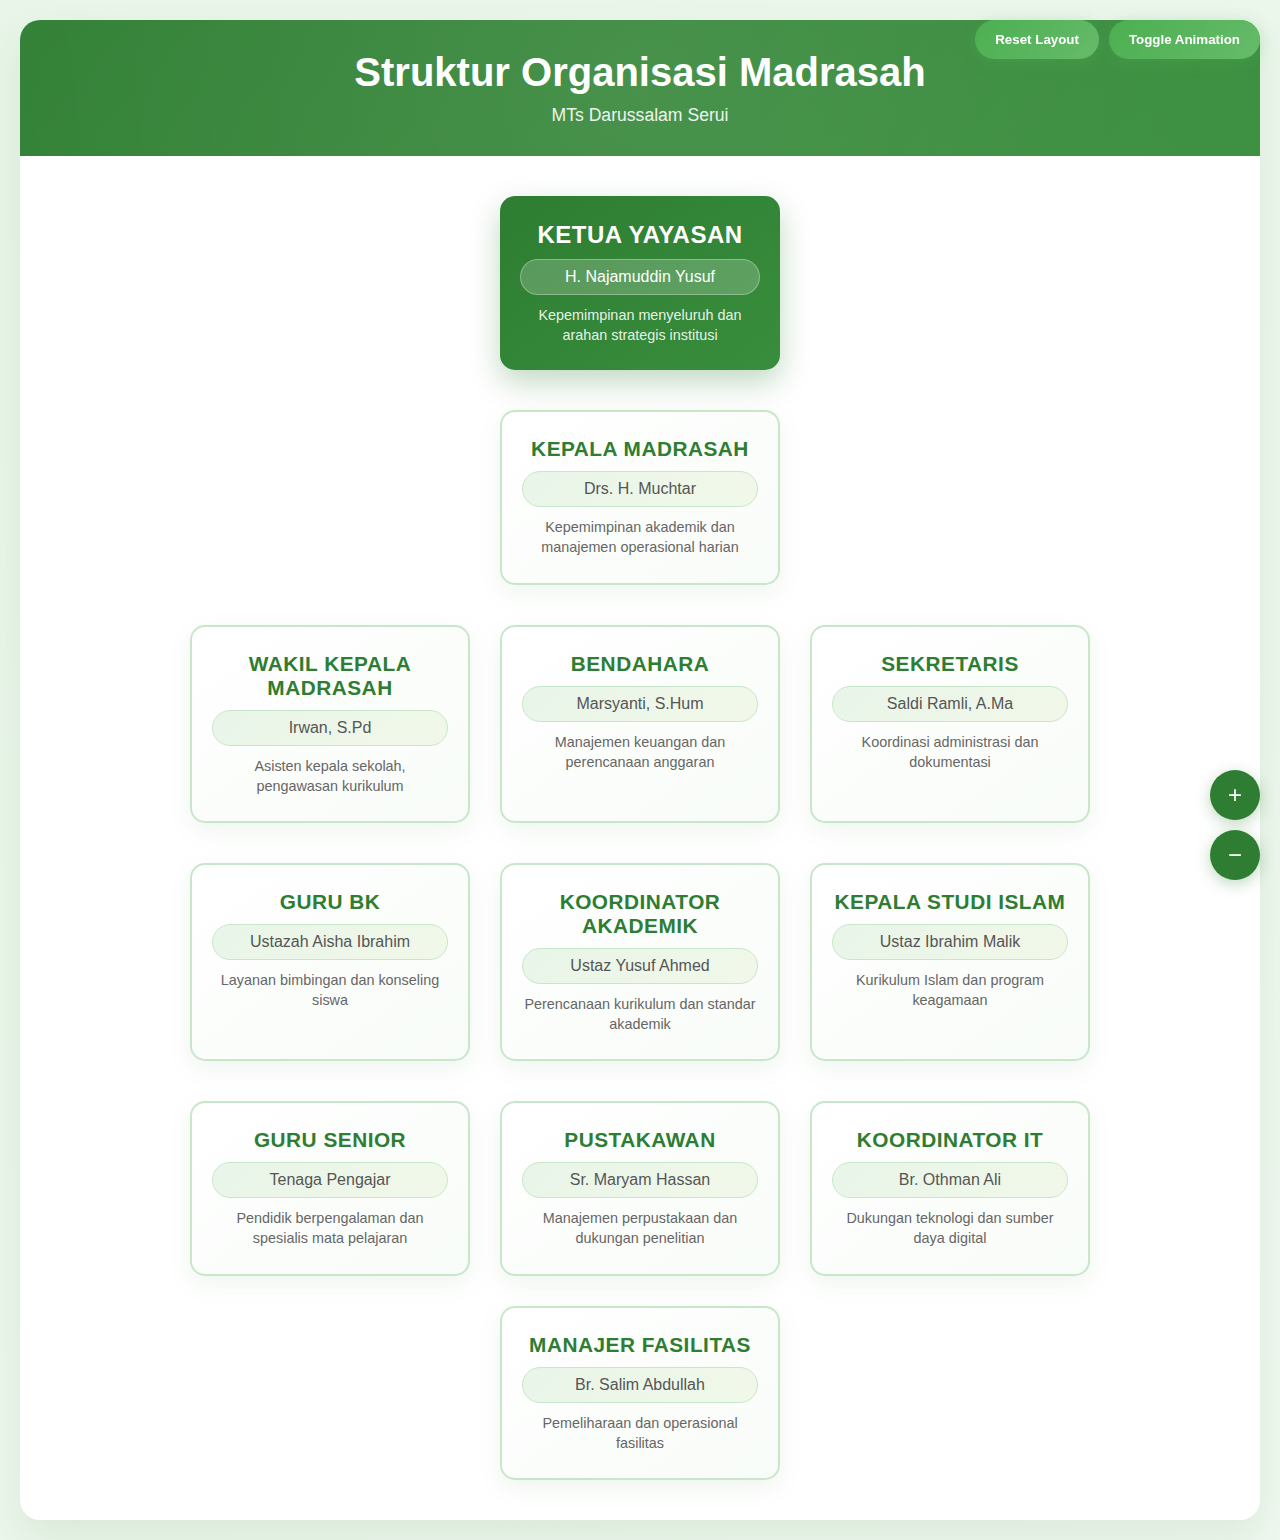
<file: Organisation.html>
<!DOCTYPE html>
<html lang="en">
<head>
    <meta charset="UTF-8">
    <meta name="viewport" content="width=device-width, initial-scale=1.0">
    <title>Madrasah Organizational Structure</title>
    <style>
        * {
            margin: 0;
            padding: 0;
            box-sizing: border-box;
        }

        body {
            font-family: 'Segoe UI', Tahoma, Geneva, Verdana, sans-serif;
            background: linear-gradient(135deg, #e8f5e8 0%, #f0f8f0 100%);
            min-height: 100vh;
            padding: 20px;
        }

        .container {
            max-width: 1400px;
            margin: 0 auto;
            background: white;
            border-radius: 20px;
            box-shadow: 0 20px 40px rgba(46, 125, 50, 0.1);
            overflow: hidden;
        }

        .header {
            background: linear-gradient(135deg, #2e7d32 0%, #388e3c 100%);
            color: white;
            padding: 30px;
            text-align: center;
            position: relative;
            overflow: hidden;
        }

        .header::before {
            content: '';
            position: absolute;
            top: -50%;
            left: -50%;
            width: 200%;
            height: 200%;
            background: radial-gradient(circle, rgba(255,255,255,0.1) 0%, transparent 70%);
            animation: shimmer 3s ease-in-out infinite;
        }

        @keyframes shimmer {
            0%, 100% { transform: translateX(-100%) translateY(-100%) rotate(0deg); }
            50% { transform: translateX(-50%) translateY(-50%) rotate(180deg); }
        }

        .header h1 {
            font-size: 2.5rem;
            margin-bottom: 10px;
            position: relative;
            z-index: 2;
        }

        .header p {
            font-size: 1.1rem;
            opacity: 0.9;
            position: relative;
            z-index: 2;
        }

        .org-chart {
            padding: 40px 20px;
            display: flex;
            flex-direction: column;
            align-items: center;
            gap: 40px;
        }

        .level {
            display: flex;
            justify-content: center;
            gap: 30px;
            flex-wrap: wrap;
            width: 100%;
            position: relative;
        }

        .position-card {
            background: linear-gradient(145deg, #ffffff 0%, #f8fcf8 100%);
            border: 2px solid #c8e6c9;
            border-radius: 15px;
            padding: 25px 20px;
            text-align: center;
            min-width: 200px;
            max-width: 280px;
            cursor: grab;
            transition: all 0.3s cubic-bezier(0.4, 0, 0.2, 1);
            position: relative;
            overflow: hidden;
            box-shadow: 0 8px 25px rgba(46, 125, 50, 0.08);
        }

        .position-card::before {
            content: '';
            position: absolute;
            top: 0;
            left: -100%;
            width: 100%;
            height: 100%;
            background: linear-gradient(90deg, transparent, rgba(76, 175, 80, 0.1), transparent);
            transition: left 0.5s;
        }

        .position-card:hover::before {
            left: 100%;
        }

        .position-card:hover {
            transform: translateY(-8px) scale(1.02);
            box-shadow: 0 15px 35px rgba(46, 125, 50, 0.15);
            border-color: #4caf50;
        }

        .position-card:active {
            cursor: grabbing;
            transform: rotate(5deg) scale(0.98);
        }

        .position-title {
            font-size: 1.3rem;
            font-weight: 700;
            color: #2e7d32;
            margin-bottom: 10px;
            text-transform: uppercase;
            letter-spacing: 0.5px;
        }

        .position-name {
            font-size: 1rem;
            color: #555;
            background: linear-gradient(135deg, #e8f5e8 0%, #f1f8e9 100%);
            padding: 8px 15px;
            border-radius: 25px;
            margin: 10px 0;
            border: 1px solid #c8e6c9;
        }

        .position-description {
            font-size: 0.9rem;
            color: #666;
            line-height: 1.4;
            margin-top: 10px;
        }

        .head-position {
            background: linear-gradient(145deg, #2e7d32 0%, #388e3c 100%);
            color: white;
            border: none;
            box-shadow: 0 12px 30px rgba(46, 125, 50, 0.3);
        }

        .head-position .position-title {
            color: white;
            font-size: 1.5rem;
        }

        .head-position .position-name {
            background: rgba(255, 255, 255, 0.2);
            color: white;
            border: 1px solid rgba(255, 255, 255, 0.3);
        }

        .head-position .position-description {
            color: rgba(255, 255, 255, 0.9);
        }

        .connection-line {
            position: absolute;
            background: linear-gradient(90deg, #4caf50, #66bb6a);
            height: 3px;
            border-radius: 2px;
            box-shadow: 0 2px 8px rgba(76, 175, 80, 0.3);
        }

        .vertical-line {
            position: absolute;
            background: linear-gradient(180deg, #4caf50, #66bb6a);
            width: 3px;
            border-radius: 2px;
            box-shadow: 0 2px 8px rgba(76, 175, 80, 0.3);
        }

        .controls {
            position: fixed;
            top: 20px;
            right: 20px;
            display: flex;
            gap: 10px;
            z-index: 1000;
        }

        .control-btn {
            background: linear-gradient(135deg, #4caf50 0%, #66bb6a 100%);
            color: white;
            border: none;
            padding: 12px 20px;
            border-radius: 25px;
            cursor: pointer;
            font-weight: 600;
            transition: all 0.3s ease;
            box-shadow: 0 4px 15px rgba(76, 175, 80, 0.3);
        }

        .control-btn:hover {
            transform: translateY(-2px);
            box-shadow: 0 6px 20px rgba(76, 175, 80, 0.4);
        }

        .zoom-controls {
            position: fixed;
            bottom: 20px;
            right: 20px;
            display: flex;
            flex-direction: column;
            gap: 10px;
            z-index: 1000;
        }

        .zoom-btn {
            background: #2e7d32;
            color: white;
            border: none;
            width: 50px;
            height: 50px;
            border-radius: 50%;
            cursor: pointer;
            font-size: 1.5rem;
            transition: all 0.3s ease;
            box-shadow: 0 4px 15px rgba(46, 125, 50, 0.3);
        }

        .zoom-btn:hover {
            background: #4caf50;
            transform: scale(1.1);
        }

        @media (max-width: 768px) {
            .header h1 {
                font-size: 2rem;
            }
            
            .level {
                gap: 20px;
            }
            
            .position-card {
                min-width: 160px;
                max-width: 220px;
                padding: 20px 15px;
            }
            
            .position-title {
                font-size: 1.1rem;
            }
            
            .controls {
                position: static;
                justify-content: center;
                margin: 20px 0;
            }
            
            .zoom-controls {
                position: static;
                flex-direction: row;
                justify-content: center;
                margin: 20px 0;
            }
        }

        .dragging {
            opacity: 0.7;
            z-index: 1000;
        }

        .drop-zone {
            border: 2px dashed #4caf50;
            background: rgba(76, 175, 80, 0.1);
        }
    </style>
</head>
<body>
    <div class="container" id="orgChart">
        <div class="header">
            <h1>Struktur Organisasi Madrasah</h1>
            <p>MTs Darussalam Serui</p>
        </div>

        <div class="controls">
            <button class="control-btn" onclick="resetPositions()">Reset Layout</button>
            <button class="control-btn" onclick="toggleAnimation()">Toggle Animation</button>
        </div>

        <div class="org-chart">
            <!-- Level 1: Head of Madrasah -->
            <div class="level" id="level1">
    <div class="position-card head-position" draggable="true" data-position="head">
        <div class="position-title">Ketua Yayasan</div>
        <div class="position-name">H. Najamuddin Yusuf</div>
        <div class="position-description">Kepemimpinan menyeluruh dan arahan strategis institusi</div>
    </div>
</div>

<!-- Level 2: Principal -->
<div class="level" id="level2">
    <div class="position-card" draggable="true" data-position="principal">
        <div class="position-title">Kepala Madrasah</div>
        <div class="position-name">Drs. H. Muchtar</div>
        <div class="position-description">Kepemimpinan akademik dan manajemen operasional harian</div>
    </div>
</div>

<!-- Level 3: Vice Principal and Administrative Staff -->
<div class="level" id="level3">
    <div class="position-card" draggable="true" data-position="vice-principal">
        <div class="position-title">Wakil Kepala Madrasah</div>
        <div class="position-name">Irwan, S.Pd</div>
        <div class="position-description">Asisten kepala sekolah, pengawasan kurikulum</div>
    </div>
    <div class="position-card" draggable="true" data-position="treasurer">
        <div class="position-title">Bendahara</div>
        <div class="position-name">Marsyanti, S.Hum</div>
        <div class="position-description">Manajemen keuangan dan perencanaan anggaran</div>
    </div>
    <div class="position-card" draggable="true" data-position="secretary">
        <div class="position-title">Sekretaris</div>
        <div class="position-name">Saldi Ramli, A.Ma</div>
        <div class="position-description">Koordinasi administrasi dan dokumentasi</div>
    </div>
</div>

<!-- Level 4: Department Heads and Specialized Staff -->
<div class="level" id="level4">
    <div class="position-card" draggable="true" data-position="bk-teacher">
        <div class="position-title">Guru BK</div>
        <div class="position-name">Ustazah Aisha Ibrahim</div>
        <div class="position-description">Layanan bimbingan dan konseling siswa</div>
    </div>
    <div class="position-card" draggable="true" data-position="academic-coordinator">
        <div class="position-title">Koordinator Akademik</div>
        <div class="position-name">Ustaz Yusuf Ahmed</div>
        <div class="position-description">Perencanaan kurikulum dan standar akademik</div>
    </div>
    <div class="position-card" draggable="true" data-position="islamic-studies-head">
        <div class="position-title">Kepala Studi Islam</div>
        <div class="position-name">Ustaz Ibrahim Malik</div>
        <div class="position-description">Kurikulum Islam dan program keagamaan</div>
    </div>
</div>

<!-- Level 5: Teachers and Support Staff -->
<div class="level" id="level5">
    <div class="position-card" draggable="true" data-position="senior-teachers">
        <div class="position-title">Guru Senior</div>
        <div class="position-name">Tenaga Pengajar</div>
        <div class="position-description">Pendidik berpengalaman dan spesialis mata pelajaran</div>
    </div>
    <div class="position-card" draggable="true" data-position="librarian">
        <div class="position-title">Pustakawan</div>
        <div class="position-name">Sr. Maryam Hassan</div>
        <div class="position-description">Manajemen perpustakaan dan dukungan penelitian</div>
    </div>
    <div class="position-card" draggable="true" data-position="it-coordinator">
        <div class="position-title">Koordinator IT</div>
        <div class="position-name">Br. Othman Ali</div>
        <div class="position-description">Dukungan teknologi dan sumber daya digital</div>
    </div>
    <div class="position-card" draggable="true" data-position="facilities-manager">
        <div class="position-title">Manajer Fasilitas</div>
        <div class="position-name">Br. Salim Abdullah</div>
        <div class="position-description">Pemeliharaan dan operasional fasilitas</div>
    </div>
</div>
        </div>

        <div class="zoom-controls">
            <button class="zoom-btn" onclick="zoomIn()" title="Zoom In">+</button>
            <button class="zoom-btn" onclick="zoomOut()" title="Zoom Out">−</button>
        </div>
    </div>

    <script>
        let draggedElement = null;
        let zoomLevel = 1;
        let animationEnabled = true;

        // Initialize drag and drop functionality
        document.addEventListener('DOMContentLoaded', function() {
            initializeDragAndDrop();
            drawConnectionLines();
        });

        function initializeDragAndDrop() {
            const cards = document.querySelectorAll('.position-card');
            
            cards.forEach(card => {
                card.addEventListener('dragstart', handleDragStart);
                card.addEventListener('dragend', handleDragEnd);
                card.addEventListener('dragover', handleDragOver);
                card.addEventListener('drop', handleDrop);
                card.addEventListener('dragenter', handleDragEnter);
                card.addEventListener('dragleave', handleDragLeave);
            });
        }

        function handleDragStart(e) {
            draggedElement = this;
            this.classList.add('dragging');
            e.dataTransfer.effectAllowed = 'move';
        }

        function handleDragEnd(e) {
            this.classList.remove('dragging');
            document.querySelectorAll('.drop-zone').forEach(el => {
                el.classList.remove('drop-zone');
            });
            draggedElement = null;
        }

        function handleDragOver(e) {
            if (e.preventDefault) {
                e.preventDefault();
            }
            e.dataTransfer.dropEffect = 'move';
            return false;
        }

        function handleDragEnter(e) {
            if (this !== draggedElement) {
                this.classList.add('drop-zone');
            }
        }

        function handleDragLeave(e) {
            this.classList.remove('drop-zone');
        }

        function handleDrop(e) {
            if (e.stopPropagation) {
                e.stopPropagation();
            }

            if (draggedElement !== this) {
                // Swap positions
                const temp = draggedElement.innerHTML;
                const tempData = draggedElement.dataset.position;
                
                draggedElement.innerHTML = this.innerHTML;
                draggedElement.dataset.position = this.dataset.position;
                
                this.innerHTML = temp;
                this.dataset.position = tempData;
                
                // Add swap animation
                if (animationEnabled) {
                    this.style.animation = 'none';
                    draggedElement.style.animation = 'none';
                    setTimeout(() => {
                        this.style.animation = '';
                        draggedElement.style.animation = '';
                    }, 100);
                }
            }
            
            this.classList.remove('drop-zone');
            return false;
        }

        function drawConnectionLines() {
            // Remove existing lines
            document.querySelectorAll('.connection-line, .vertical-line').forEach(line => {
                line.remove();
            });

            // This is a simplified version - in a real implementation,
            // you'd calculate positions and draw SVG lines between elements
        }

        function resetPositions() {
            location.reload();
        }

        function toggleAnimation() {
            animationEnabled = !animationEnabled;
            const container = document.getElementById('orgChart');
            if (animationEnabled) {
                container.style.animation = '';
            } else {
                container.style.animation = 'none';
            }
        }

        function zoomIn() {
            if (zoomLevel < 1.5) {
                zoomLevel += 0.1;
                applyZoom();
            }
        }

        function zoomOut() {
            if (zoomLevel > 0.5) {
                zoomLevel -= 0.1;
                applyZoom();
            }
        }

        function applyZoom() {
            const orgChart = document.querySelector('.org-chart');
            orgChart.style.transform = `scale(${zoomLevel})`;
            orgChart.style.transformOrigin = 'center top';
        }

        // Add hover effects and interactions
        document.querySelectorAll('.position-card').forEach(card => {
            card.addEventListener('mouseenter', function() {
                if (animationEnabled && !this.classList.contains('dragging')) {
                    this.style.transform = 'translateY(-8px) scale(1.02)';
                }
            });
            
            card.addEventListener('mouseleave', function() {
                if (!this.classList.contains('dragging')) {
                    this.style.transform = '';
                }
            });
        });

        // Add click to expand functionality
        document.querySelectorAll('.position-card').forEach(card => {
            card.addEventListener('click', function(e) {
                if (!draggedElement) {
                    this.classList.toggle('expanded');
                    // You could add more details here when expanded
                }
            });
        });

        // Responsive handling
        window.addEventListener('resize', function() {
            drawConnectionLines();
        });
    </script>
</body>
</html>
</file>
<file: styles.css>
* {
            margin: 0;
            padding: 0;
            box-sizing: border-box;
        }

        body {
            font-family: 'Segoe UI', Tahoma, Geneva, Verdana, sans-serif;
            line-height: 1.6;
            color: #333;
            overflow-x: hidden;
        }

        /* Header Styles */
        .header {
            background: linear-gradient(135deg, #2d5a3d 0%, #4a7c59 100%);
            color: white;
            padding: 1rem 0;
            position: fixed;
            width: 100%;
            top: 0;
            z-index: 1000;
            box-shadow: 0 2px 10px rgba(0,0,0,0.1);
            transition: all 0.3s ease;
        }

        .header.scrolled {
            background: rgba(45, 90, 61, 0.95);
            backdrop-filter: blur(10px);
        }

        .nav-container {
            max-width: 1200px;
            margin: 0 auto;
            display: flex;
            justify-content: space-between;
            align-items: center;
            padding: 0 2rem;
        }

        .logo {
            display: flex;
            align-items: center;
            gap: 15px;
        }

        .logo i {
            font-size: 2rem;
            color: #7dd3fc;
        }

        .logo-text h1 {
            font-size: 1.5rem;
            font-weight: 700;
        }

        .logo-text p {
            font-size: 0.8rem;
            opacity: 0.9;
        }

        .nav-menu {
            display: flex;
            list-style: none;
            gap: 2rem;
        }

        .nav-menu li a {
            color: white;
            text-decoration: none;
            font-weight: 500;
            transition: all 0.3s ease;
            padding: 0.5rem 1rem;
            border-radius: 25px;
        }

        .nav-menu li a:hover {
            background: rgba(255,255,255,0.1);
            transform: translateY(-2px);
        }

        .hamburger {
            display: none;
            flex-direction: column;
            cursor: pointer;
            gap: 4px;
        }

        .hamburger span {
            width: 25px;
            height: 3px;
            background: white;
            transition: all 0.3s ease;
        }

        .hamburger.active span:nth-child(1) {
            transform: rotate(45deg) translate(5px, 5px);
        }

        .hamburger.active span:nth-child(2) {
            opacity: 0;
        }

        .hamburger.active span:nth-child(3) {
            transform: rotate(-45deg) translate(7px, -6px);
        }

        /* Sidebar */
        .sidebar {
            position: fixed;
            top: 0;
            right: -300px;
            width: 300px;
            height: 100vh;
            background: linear-gradient(180deg, #2d5a3d 0%, #1a3b2a 100%);
            z-index: 2000;
            transition: all 0.3s ease;
            padding: 2rem;
            box-shadow: -5px 0 20px rgba(0,0,0,0.3);
        }

        .sidebar.active {
            right: 0;
        }

        .sidebar-header {
            display: flex;
            justify-content: space-between;
            align-items: center;
            margin-bottom: 2rem;
            padding-bottom: 1rem;
            border-bottom: 1px solid rgba(255,255,255,0.2);
        }

        .sidebar-header h3 {
            color: white;
            font-size: 1.2rem;
        }

        .close-sidebar {
            color: white;
            font-size: 1.5rem;
            cursor: pointer;
            transition: all 0.3s ease;
        }

        .close-sidebar:hover {
            transform: rotate(90deg);
        }

        .sidebar-menu {
            list-style: none;
        }

        .sidebar-menu li {
            margin-bottom: 1rem;
        }

        .sidebar-menu li a {
            color: white;
            text-decoration: none;
            display: flex;
            align-items: center;
            gap: 10px;
            padding: 0.8rem;
            border-radius: 8px;
            transition: all 0.3s ease;
        }

        .sidebar-menu li a:hover {
            background: rgba(255,255,255,0.1);
            transform: translateX(5px);
        }

        .sidebar-overlay {
            position: fixed;
            top: 0;
            left: 0;
            width: 100%;
            height: 100%;
            background: rgba(0,0,0,0.5);
            z-index: 1500;
            opacity: 0;
            visibility: hidden;
            transition: all 0.3s ease;
        }

        .sidebar-overlay.active {
            opacity: 1;
            visibility: visible;
        }

        /* Main Content */
        .main-content {
            margin-top: 80px;
        }

        /* Hero Section with Carousel */
        .hero {
            position: relative;
            height: 70vh;
            overflow: hidden;
        }

        .carousel {
            position: relative;
            width: 100%;
            height: 100%;
        }

        .carousel-slide {
            position: absolute;
            top: 0;
            left: 0;
            width: 100%;
            height: 100%;
            opacity: 0;
            transition: opacity 1s ease-in-out;
            background-size: cover;
            background-position: center;
        }

        .carousel-slide.active {
            opacity: 1;
        }

        .carousel-slide::before {
            content: '';
            position: absolute;
            top: 0;
            left: 0;
            width: 100%;
            height: 100%;
            background: linear-gradient(135deg, rgba(45, 90, 61, 0.8) 0%, rgba(26, 59, 42, 0.6) 100%);
        }

        .slide-content {
            position: absolute;
            top: 50%;
            left: 50%;
            transform: translate(-50%, -50%);
            text-align: center;
            color: white;
            z-index: 10;
        }

        .slide-content h2 {
            font-size: 3rem;
            margin-bottom: 1rem;
            text-shadow: 2px 2px 4px rgba(0,0,0,0.5);
            animation: fadeInUp 1s ease;
        }

        .slide-content p {
            font-size: 1.2rem;
            margin-bottom: 2rem;
            text-shadow: 1px 1px 2px rgba(0,0,0,0.5);
            animation: fadeInUp 1s ease 0.3s both;
        }

        .cta-button {
            display: inline-block;
            background: linear-gradient(135deg, #7dd3fc 0%, #38bdf8 100%);
            color: white;
            padding: 1rem 2rem;
            text-decoration: none;
            border-radius: 50px;
            font-weight: 600;
            transition: all 0.3s ease;
            box-shadow: 0 4px 15px rgba(125, 211, 252, 0.3);
            animation: fadeInUp 1s ease 0.6s both;
        }

        .cta-button:hover {
            transform: translateY(-3px);
            box-shadow: 0 8px 25px rgba(125, 211, 252, 0.4);
        }

        .carousel-controls {
            position: absolute;
            bottom: 2rem;
            left: 50%;
            transform: translateX(-50%);
            display: flex;
            gap: 1rem;
            z-index: 20;
        }

        .carousel-dot {
            width: 12px;
            height: 12px;
            border-radius: 50%;
            background: rgba(255,255,255,0.5);
            cursor: pointer;
            transition: all 0.3s ease;
        }

        .carousel-dot.active {
            background: white;
            transform: scale(1.2);
        }

        /* Sections */
        .section {
            padding: 5rem 0;
        }

        .container {
            max-width: 1200px;
            margin: 0 auto;
            padding: 0 2rem;
        }

        .section-title {
            text-align: center;
            margin-bottom: 3rem;
        }

        .section-title h2 {
            font-size: 2.5rem;
            color: #2d5a3d;
            margin-bottom: 1rem;
            position: relative;
        }

        .section-title h2::after {
            content: '';
            position: absolute;
            bottom: -10px;
            left: 50%;
            transform: translateX(-50%);
            width: 80px;
            height: 4px;
            background: linear-gradient(135deg, #7dd3fc 0%, #38bdf8 100%);
            border-radius: 2px;
        }

        /* About Section */
        .about {
            background: linear-gradient(135deg, #f0f9ff 0%, #e0f2fe 100%);
        }

        .about-content {
            display: grid;
            grid-template-columns: 1fr 1fr;
            gap: 3rem;
            align-items: center;
        }

        .about-text h3 {
            color: #2d5a3d;
            font-size: 1.8rem;
            margin-bottom: 1rem;
        }

        .about-text p {
            margin-bottom: 1.5rem;
            color: #555;
            line-height: 1.8;
        }

        .about-features {
            display: grid;
            grid-template-columns: repeat(2, 1fr);
            gap: 1rem;
            margin-top: 2rem;
        }

        .feature-item {
            display: flex;
            align-items: center;
            gap: 10px;
            padding: 1rem;
            background: white;
            border-radius: 10px;
            box-shadow: 0 2px 10px rgba(0,0,0,0.1);
            transition: all 0.3s ease;
        }

        .feature-item:hover {
            transform: translateY(-5px);
            box-shadow: 0 8px 25px rgba(0,0,0,0.15);
        }

        .feature-item i {
            color: #2d5a3d;
            font-size: 1.5rem;
        }

        /* Registration Section */
        .registration {
            background: linear-gradient(135deg, #2d5a3d 0%, #1a3b2a 100%);
            color: white;
        }

        .registration .section-title h2 {
            color: white;
        }

        .registration-content {
            display: grid;
            grid-template-columns: 1fr 1fr;
            gap: 3rem;
        }

        .registration-info {
            background: rgba(255,255,255,0.1);
            padding: 2rem;
            border-radius: 15px;
            backdrop-filter: blur(10px);
        }

        .registration-info h3 {
            font-size: 1.5rem;
            margin-bottom: 1.5rem;
            color: #7dd3fc;
        }

        .registration-groups {
            margin-bottom: 2rem;
        }

        .group-item {
            background: rgba(255,255,255,0.05);
            padding: 1rem;
            border-radius: 10px;
            margin-bottom: 1rem;
            border-left: 4px solid #7dd3fc;
        }

        .group-item h4 {
            color: #7dd3fc;
            margin-bottom: 0.5rem;
        }

        .requirements {
            background: rgba(255,255,255,0.1);
            padding: 2rem;
            border-radius: 15px;
            backdrop-filter: blur(10px);
        }

        .requirements h3 {
            color: #7dd3fc;
            margin-bottom: 1.5rem;
        }

        .requirements ul {
            list-style: none;
        }

        .requirements li {
            margin-bottom: 0.8rem;
            display: flex;
            align-items: center;
            gap: 10px;
        }

        .requirements li i {
            color: #7dd3fc;
        }

        /* Staff Section */
        .staff {
            background: #f8fafc;
        }

        .staff-grid {
            display: grid;
            grid-template-columns: repeat(auto-fit, minmax(300px, 1fr));
            gap: 2rem;
            margin-top: 3rem;
        }

        .staff-card {
            background: white;
            border-radius: 15px;
            overflow: hidden;
            box-shadow: 0 4px 20px rgba(0,0,0,0.1);
            transition: all 0.3s ease;
        }

        .staff-card:hover {
            transform: translateY(-10px);
            box-shadow: 0 12px 35px rgba(0,0,0,0.15);
        }

        .staff-photo {
            width: 100%;
            height: 250px;
            background: linear-gradient(135deg, #2d5a3d 0%, #4a7c59 100%);
            display: flex;
            align-items: center;
            justify-content: center;
            color: white;
            font-size: 4rem;
        }

        .staff-info {
            padding: 1.5rem;
            text-align: center;
        }

        .staff-info h4 {
            color: #2d5a3d;
            font-size: 1.3rem;
            margin-bottom: 0.5rem;
        }

        .staff-info p {
            color: #7dd3fc;
            font-weight: 600;
        }

        /* Contact Section */
        .contact {
            background: linear-gradient(135deg, #0f172a 0%, #1e293b 100%);
            color: white;
        }

        .contact .section-title h2 {
            color: white;
        }

        .contact-content {
            display: grid;
            grid-template-columns: 1fr 1fr;
            gap: 3rem;
        }

        .contact-info h3 {
            color: #7dd3fc;
            margin-bottom: 1.5rem;
        }

        .contact-item {
            display: flex;
            align-items: center;
            gap: 15px;
            margin-bottom: 1.5rem;
        }

        .contact-item i {
            color: #7dd3fc;
            font-size: 1.2rem;
            width: 20px;
        }

        .contact-form {
            background: rgba(255,255,255,0.05);
            padding: 2rem;
            border-radius: 15px;
            backdrop-filter: blur(10px);
        }

        .form-group {
            margin-bottom: 1.5rem;
        }

        .form-group label {
            display: block;
            margin-bottom: 0.5rem;
            color: #7dd3fc;
        }

        .form-group input,
        .form-group textarea {
            width: 100%;
            padding: 0.8rem;
            border: 1px solid rgba(255,255,255,0.2);
            background: rgba(255,255,255,0.1);
            border-radius: 8px;
            color: white;
        }

        .form-group input::placeholder,
        .form-group textarea::placeholder {
            color: rgba(255,255,255,0.6);
        }

        .submit-btn {
            background: linear-gradient(135deg, #7dd3fc 0%, #38bdf8 100%);
            color: white;
            border: none;
            padding: 1rem 2rem;
            border-radius: 8px;
            cursor: pointer;
            font-weight: 600;
            transition: all 0.3s ease;
        }

        .submit-btn:hover {
            transform: translateY(-2px);
            box-shadow: 0 4px 15px rgba(125, 211, 252, 0.3);
        }

        /* Footer */
        .footer {
            background: #0f172a;
            color: white;
            text-align: center;
            padding: 2rem 0;
        }

        /* Animations */
        @keyframes fadeInUp {
            from {
                opacity: 0;
                transform: translateY(30px);
            }
            to {
                opacity: 1;
                transform: translateY(0);
            }
        }

        .fade-in-up {
            animation: fadeInUp 0.8s ease;
        }

        /* Responsive Design */
        @media (max-width: 768px) {
            .hamburger {
                display: flex;
            }

            .nav-menu {
                display: none;
            }

            .about-content,
            .registration-content,
            .contact-content {
                grid-template-columns: 1fr;
                gap: 2rem;
            }

            .slide-content h2 {
                font-size: 2rem;
            }

            .slide-content p {
                font-size: 1rem;
            }

            .section-title h2 {
                font-size: 2rem;
            }

            .about-features {
                grid-template-columns: 1fr;
            }

            .nav-container {
                padding: 0 1rem;
            }

            .container {
                padding: 0 1rem;
            }
        }

        @media (max-width: 480px) {
            .logo-text h1 {
                font-size: 1.2rem;
            }

            .logo-text p {
                font-size: 0.7rem;
            }

            .slide-content h2 {
                font-size: 1.5rem;
            }

            .section {
                padding: 3rem 0;
            }
     }
</file>
<file: github/styles.css>
* {
            margin: 0;
            padding: 0;
            box-sizing: border-box;
        }

        body {
            font-family: 'Segoe UI', Tahoma, Geneva, Verdana, sans-serif;
            line-height: 1.6;
            color: #333;
            overflow-x: hidden;
        }

        /* Header Styles */
        .header {
            background: linear-gradient(135deg, #2d5a3d 0%, #4a7c59 100%);
            color: white;
            padding: 1rem 0;
            position: fixed;
            width: 100%;
            top: 0;
            z-index: 1000;
            box-shadow: 0 2px 10px rgba(0,0,0,0.1);
            transition: all 0.3s ease;
        }

        .header.scrolled {
            background: rgba(45, 90, 61, 0.95);
            backdrop-filter: blur(10px);
        }

        .nav-container {
            max-width: 1200px;
            margin: 0 auto;
            display: flex;
            justify-content: space-between;
            align-items: center;
            padding: 0 2rem;
        }

        .logo {
            display: flex;
            align-items: center;
            gap: 15px;
        }

        .logo i {
            font-size: 2rem;
            color: #7dd3fc;
        }

        .logo-text h1 {
            font-size: 1.5rem;
            font-weight: 700;
        }

        .logo-text p {
            font-size: 0.8rem;
            opacity: 0.9;
        }

        .nav-menu {
            display: flex;
            list-style: none;
            gap: 2rem;
        }

        .nav-menu li a {
            color: white;
            text-decoration: none;
            font-weight: 500;
            transition: all 0.3s ease;
            padding: 0.5rem 1rem;
            border-radius: 25px;
        }

        .nav-menu li a:hover {
            background: rgba(255,255,255,0.1);
            transform: translateY(-2px);
        }

        .hamburger {
            display: none;
            flex-direction: column;
            cursor: pointer;
            gap: 4px;
        }

        .hamburger span {
            width: 25px;
            height: 3px;
            background: white;
            transition: all 0.3s ease;
        }

        .hamburger.active span:nth-child(1) {
            transform: rotate(45deg) translate(5px, 5px);
        }

        .hamburger.active span:nth-child(2) {
            opacity: 0;
        }

        .hamburger.active span:nth-child(3) {
            transform: rotate(-45deg) translate(7px, -6px);
        }

        /* Sidebar */
        .sidebar {
            position: fixed;
            top: 0;
            right: -300px;
            width: 300px;
            height: 100vh;
            background: linear-gradient(180deg, #2d5a3d 0%, #1a3b2a 100%);
            z-index: 2000;
            transition: all 0.3s ease;
            padding: 2rem;
            box-shadow: -5px 0 20px rgba(0,0,0,0.3);
        }

        .sidebar.active {
            right: 0;
        }

        .sidebar-header {
            display: flex;
            justify-content: space-between;
            align-items: center;
            margin-bottom: 2rem;
            padding-bottom: 1rem;
            border-bottom: 1px solid rgba(255,255,255,0.2);
        }

        .sidebar-header h3 {
            color: white;
            font-size: 1.2rem;
        }

        .close-sidebar {
            color: white;
            font-size: 1.5rem;
            cursor: pointer;
            transition: all 0.3s ease;
        }

        .close-sidebar:hover {
            transform: rotate(90deg);
        }

        .sidebar-menu {
            list-style: none;
        }

        .sidebar-menu li {
            margin-bottom: 1rem;
        }

        .sidebar-menu li a {
            color: white;
            text-decoration: none;
            display: flex;
            align-items: center;
            gap: 10px;
            padding: 0.8rem;
            border-radius: 8px;
            transition: all 0.3s ease;
        }

        .sidebar-menu li a:hover {
            background: rgba(255,255,255,0.1);
            transform: translateX(5px);
        }

        .sidebar-overlay {
            position: fixed;
            top: 0;
            left: 0;
            width: 100%;
            height: 100%;
            background: rgba(0,0,0,0.5);
            z-index: 1500;
            opacity: 0;
            visibility: hidden;
            transition: all 0.3s ease;
        }

        .sidebar-overlay.active {
            opacity: 1;
            visibility: visible;
        }

        /* Main Content */
        .main-content {
            margin-top: 80px;
        }

        /* Hero Section with Carousel */
        .hero {
            position: relative;
            height: 70vh;
            overflow: hidden;
        }

        .carousel {
            position: relative;
            width: 100%;
            height: 100%;
        }

        .carousel-slide {
            position: absolute;
            top: 0;
            left: 0;
            width: 100%;
            height: 100%;
            opacity: 0;
            transition: opacity 1s ease-in-out;
            background-size: cover;
            background-position: center;
        }

        .carousel-slide.active {
            opacity: 1;
        }

        .carousel-slide::before {
            content: '';
            position: absolute;
            top: 0;
            left: 0;
            width: 100%;
            height: 100%;
            background: linear-gradient(135deg, rgba(45, 90, 61, 0.8) 0%, rgba(26, 59, 42, 0.6) 100%);
        }

        .slide-content {
            position: absolute;
            top: 50%;
            left: 50%;
            transform: translate(-50%, -50%);
            text-align: center;
            color: white;
            z-index: 10;
        }

        .slide-content h2 {
            font-size: 3rem;
            margin-bottom: 1rem;
            text-shadow: 2px 2px 4px rgba(0,0,0,0.5);
            animation: fadeInUp 1s ease;
        }

        .slide-content p {
            font-size: 1.2rem;
            margin-bottom: 2rem;
            text-shadow: 1px 1px 2px rgba(0,0,0,0.5);
            animation: fadeInUp 1s ease 0.3s both;
        }

        .cta-button {
            display: inline-block;
            background: linear-gradient(135deg, #7dd3fc 0%, #38bdf8 100%);
            color: white;
            padding: 1rem 2rem;
            text-decoration: none;
            border-radius: 50px;
            font-weight: 600;
            transition: all 0.3s ease;
            box-shadow: 0 4px 15px rgba(125, 211, 252, 0.3);
            animation: fadeInUp 1s ease 0.6s both;
        }

        .cta-button:hover {
            transform: translateY(-3px);
            box-shadow: 0 8px 25px rgba(125, 211, 252, 0.4);
        }

        .carousel-controls {
            position: absolute;
            bottom: 2rem;
            left: 50%;
            transform: translateX(-50%);
            display: flex;
            gap: 1rem;
            z-index: 20;
        }

        .carousel-dot {
            width: 12px;
            height: 12px;
            border-radius: 50%;
            background: rgba(255,255,255,0.5);
            cursor: pointer;
            transition: all 0.3s ease;
        }

        .carousel-dot.active {
            background: white;
            transform: scale(1.2);
        }

        /* Sections */
        .section {
            padding: 5rem 0;
        }

        .container {
            max-width: 1200px;
            margin: 0 auto;
            padding: 0 2rem;
        }

        .section-title {
            text-align: center;
            margin-bottom: 3rem;
        }

        .section-title h2 {
            font-size: 2.5rem;
            color: #2d5a3d;
            margin-bottom: 1rem;
            position: relative;
        }

        .section-title h2::after {
            content: '';
            position: absolute;
            bottom: -10px;
            left: 50%;
            transform: translateX(-50%);
            width: 80px;
            height: 4px;
            background: linear-gradient(135deg, #7dd3fc 0%, #38bdf8 100%);
            border-radius: 2px;
        }

        /* About Section */
        .about {
            background: linear-gradient(135deg, #f0f9ff 0%, #e0f2fe 100%);
        }

        .about-content {
            display: grid;
            grid-template-columns: 1fr 1fr;
            gap: 3rem;
            align-items: center;
        }

        .about-text h3 {
            color: #2d5a3d;
            font-size: 1.8rem;
            margin-bottom: 1rem;
        }

        .about-text p {
            margin-bottom: 1.5rem;
            color: #555;
            line-height: 1.8;
        }

        .about-features {
            display: grid;
            grid-template-columns: repeat(2, 1fr);
            gap: 1rem;
            margin-top: 2rem;
        }

        .feature-item {
            display: flex;
            align-items: center;
            gap: 10px;
            padding: 1rem;
            background: white;
            border-radius: 10px;
            box-shadow: 0 2px 10px rgba(0,0,0,0.1);
            transition: all 0.3s ease;
        }

        .feature-item:hover {
            transform: translateY(-5px);
            box-shadow: 0 8px 25px rgba(0,0,0,0.15);
        }

        .feature-item i {
            color: #2d5a3d;
            font-size: 1.5rem;
        }

        /* Registration Section */
        .registration {
            background: linear-gradient(135deg, #2d5a3d 0%, #1a3b2a 100%);
            color: white;
        }

        .registration .section-title h2 {
            color: white;
        }

        .registration-content {
            display: grid;
            grid-template-columns: 1fr 1fr;
            gap: 3rem;
        }

        .registration-info {
            background: rgba(255,255,255,0.1);
            padding: 2rem;
            border-radius: 15px;
            backdrop-filter: blur(10px);
        }

        .registration-info h3 {
            font-size: 1.5rem;
            margin-bottom: 1.5rem;
            color: #7dd3fc;
        }

        .registration-groups {
            margin-bottom: 2rem;
        }

        .group-item {
            background: rgba(255,255,255,0.05);
            padding: 1rem;
            border-radius: 10px;
            margin-bottom: 1rem;
            border-left: 4px solid #7dd3fc;
        }

        .group-item h4 {
            color: #7dd3fc;
            margin-bottom: 0.5rem;
        }

        .requirements {
            background: rgba(255,255,255,0.1);
            padding: 2rem;
            border-radius: 15px;
            backdrop-filter: blur(10px);
        }

        .requirements h3 {
            color: #7dd3fc;
            margin-bottom: 1.5rem;
        }

        .requirements ul {
            list-style: none;
        }

        .requirements li {
            margin-bottom: 0.8rem;
            display: flex;
            align-items: center;
            gap: 10px;
        }

        .requirements li i {
            color: #7dd3fc;
        }

        /* Staff Section */
        .staff {
            background: #f8fafc;
        }

        .staff-grid {
            display: grid;
            grid-template-columns: repeat(auto-fit, minmax(300px, 1fr));
            gap: 2rem;
            margin-top: 3rem;
        }

        .staff-card {
            background: white;
            border-radius: 15px;
            overflow: hidden;
            box-shadow: 0 4px 20px rgba(0,0,0,0.1);
            transition: all 0.3s ease;
        }

        .staff-card:hover {
            transform: translateY(-10px);
            box-shadow: 0 12px 35px rgba(0,0,0,0.15);
        }

        .staff-photo {
            width: 100%;
            height: 250px;
            background: linear-gradient(135deg, #2d5a3d 0%, #4a7c59 100%);
            display: flex;
            align-items: center;
            justify-content: center;
            color: white;
            font-size: 4rem;
        }

        .staff-info {
            padding: 1.5rem;
            text-align: center;
        }

        .staff-info h4 {
            color: #2d5a3d;
            font-size: 1.3rem;
            margin-bottom: 0.5rem;
        }

        .staff-info p {
            color: #7dd3fc;
            font-weight: 600;
        }

        /* Contact Section */
        .contact {
            background: linear-gradient(135deg, #0f172a 0%, #1e293b 100%);
            color: white;
        }

        .contact .section-title h2 {
            color: white;
        }

        .contact-content {
            display: grid;
            grid-template-columns: 1fr 1fr;
            gap: 3rem;
        }

        .contact-info h3 {
            color: #7dd3fc;
            margin-bottom: 1.5rem;
        }

        .contact-item {
            display: flex;
            align-items: center;
            gap: 15px;
            margin-bottom: 1.5rem;
        }

        .contact-item i {
            color: #7dd3fc;
            font-size: 1.2rem;
            width: 20px;
        }

        .contact-form {
            background: rgba(255,255,255,0.05);
            padding: 2rem;
            border-radius: 15px;
            backdrop-filter: blur(10px);
        }

        .form-group {
            margin-bottom: 1.5rem;
        }

        .form-group label {
            display: block;
            margin-bottom: 0.5rem;
            color: #7dd3fc;
        }

        .form-group input,
        .form-group textarea {
            width: 100%;
            padding: 0.8rem;
            border: 1px solid rgba(255,255,255,0.2);
            background: rgba(255,255,255,0.1);
            border-radius: 8px;
            color: white;
        }

        .form-group input::placeholder,
        .form-group textarea::placeholder {
            color: rgba(255,255,255,0.6);
        }

        .submit-btn {
            background: linear-gradient(135deg, #7dd3fc 0%, #38bdf8 100%);
            color: white;
            border: none;
            padding: 1rem 2rem;
            border-radius: 8px;
            cursor: pointer;
            font-weight: 600;
            transition: all 0.3s ease;
        }

        .submit-btn:hover {
            transform: translateY(-2px);
            box-shadow: 0 4px 15px rgba(125, 211, 252, 0.3);
        }

        /* Footer */
        .footer {
            background: #0f172a;
            color: white;
            text-align: center;
            padding: 2rem 0;
        }

        /* Animations */
        @keyframes fadeInUp {
            from {
                opacity: 0;
                transform: translateY(30px);
            }
            to {
                opacity: 1;
                transform: translateY(0);
            }
        }

        .fade-in-up {
            animation: fadeInUp 0.8s ease;
        }

        /* Responsive Design */
        @media (max-width: 768px) {
            .hamburger {
                display: flex;
            }

            .nav-menu {
                display: none;
            }

            .about-content,
            .registration-content,
            .contact-content {
                grid-template-columns: 1fr;
                gap: 2rem;
            }

            .slide-content h2 {
                font-size: 2rem;
            }

            .slide-content p {
                font-size: 1rem;
            }

            .section-title h2 {
                font-size: 2rem;
            }

            .about-features {
                grid-template-columns: 1fr;
            }

            .nav-container {
                padding: 0 1rem;
            }

            .container {
                padding: 0 1rem;
            }
        }

        @media (max-width: 480px) {
            .logo-text h1 {
                font-size: 1.2rem;
            }

            .logo-text p {
                font-size: 0.7rem;
            }

            .slide-content h2 {
                font-size: 1.5rem;
            }

            .section {
                padding: 3rem 0;
            }
        }
</file>
